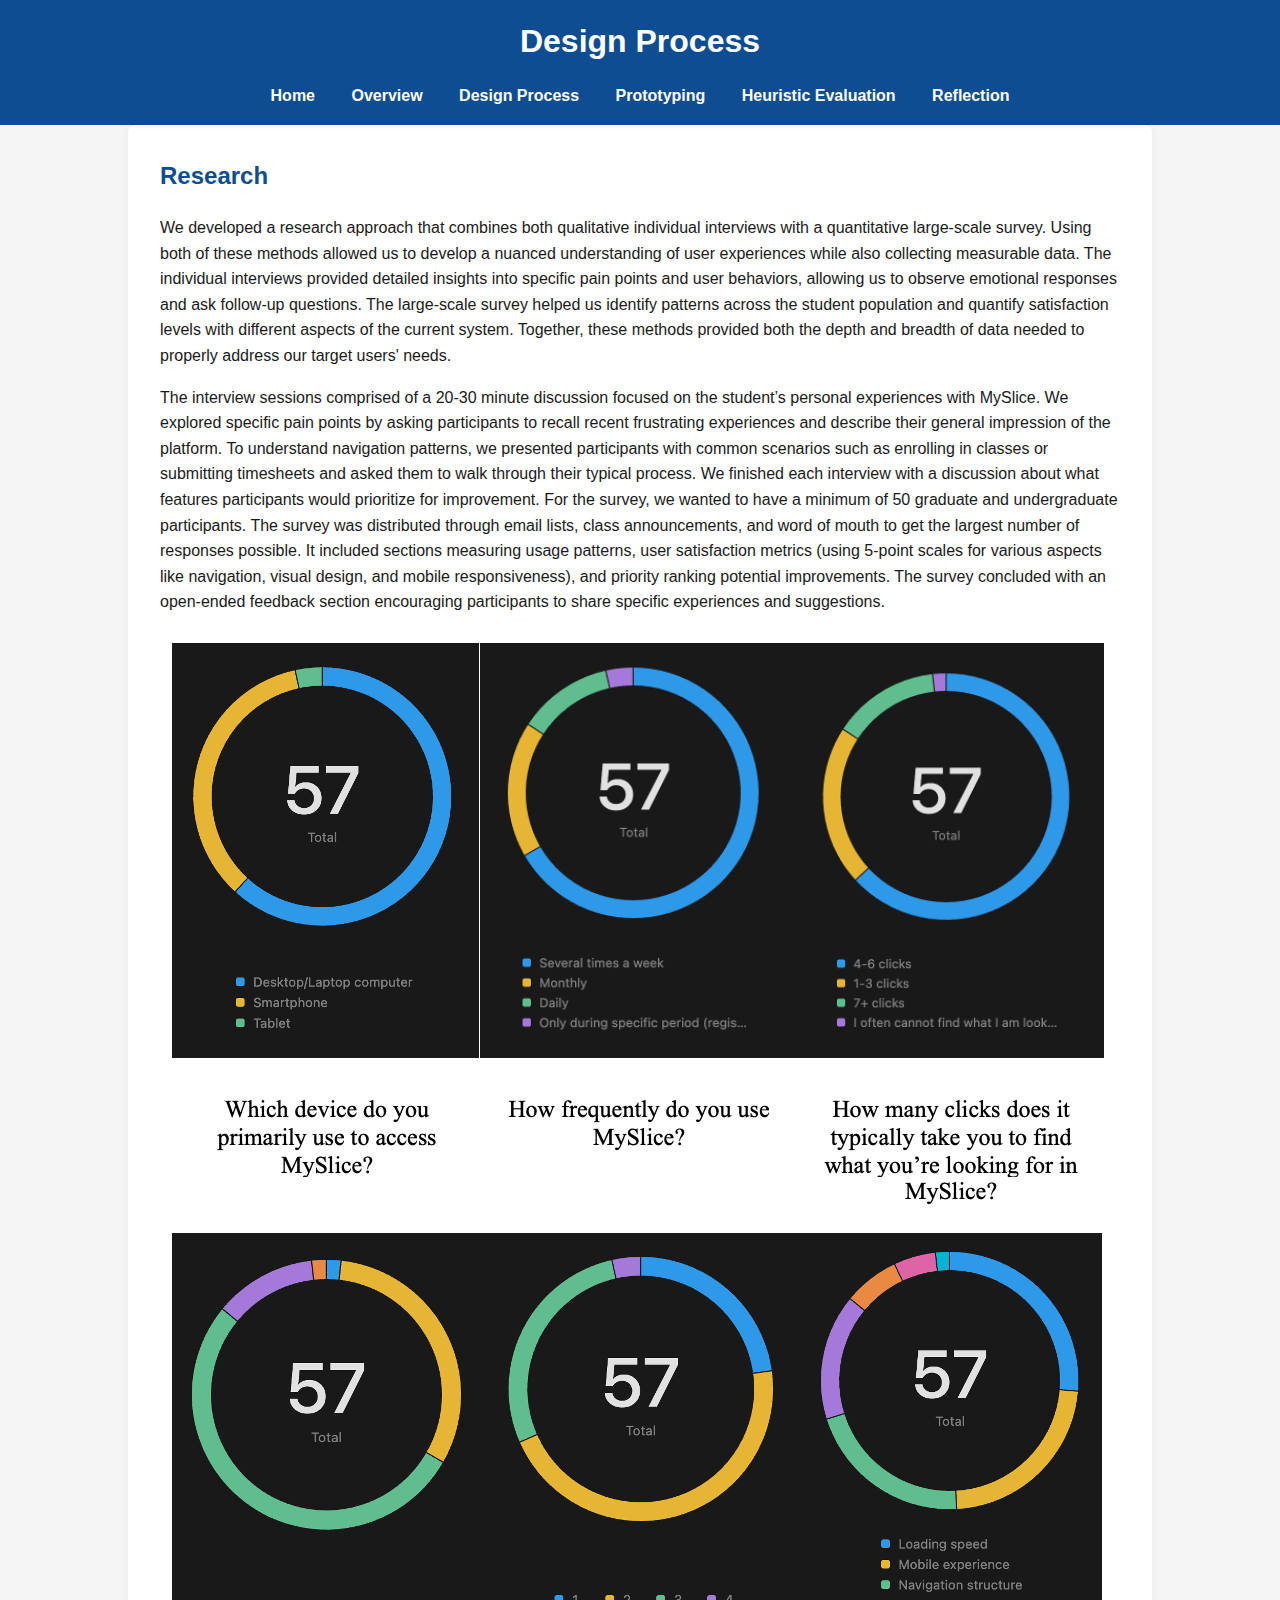
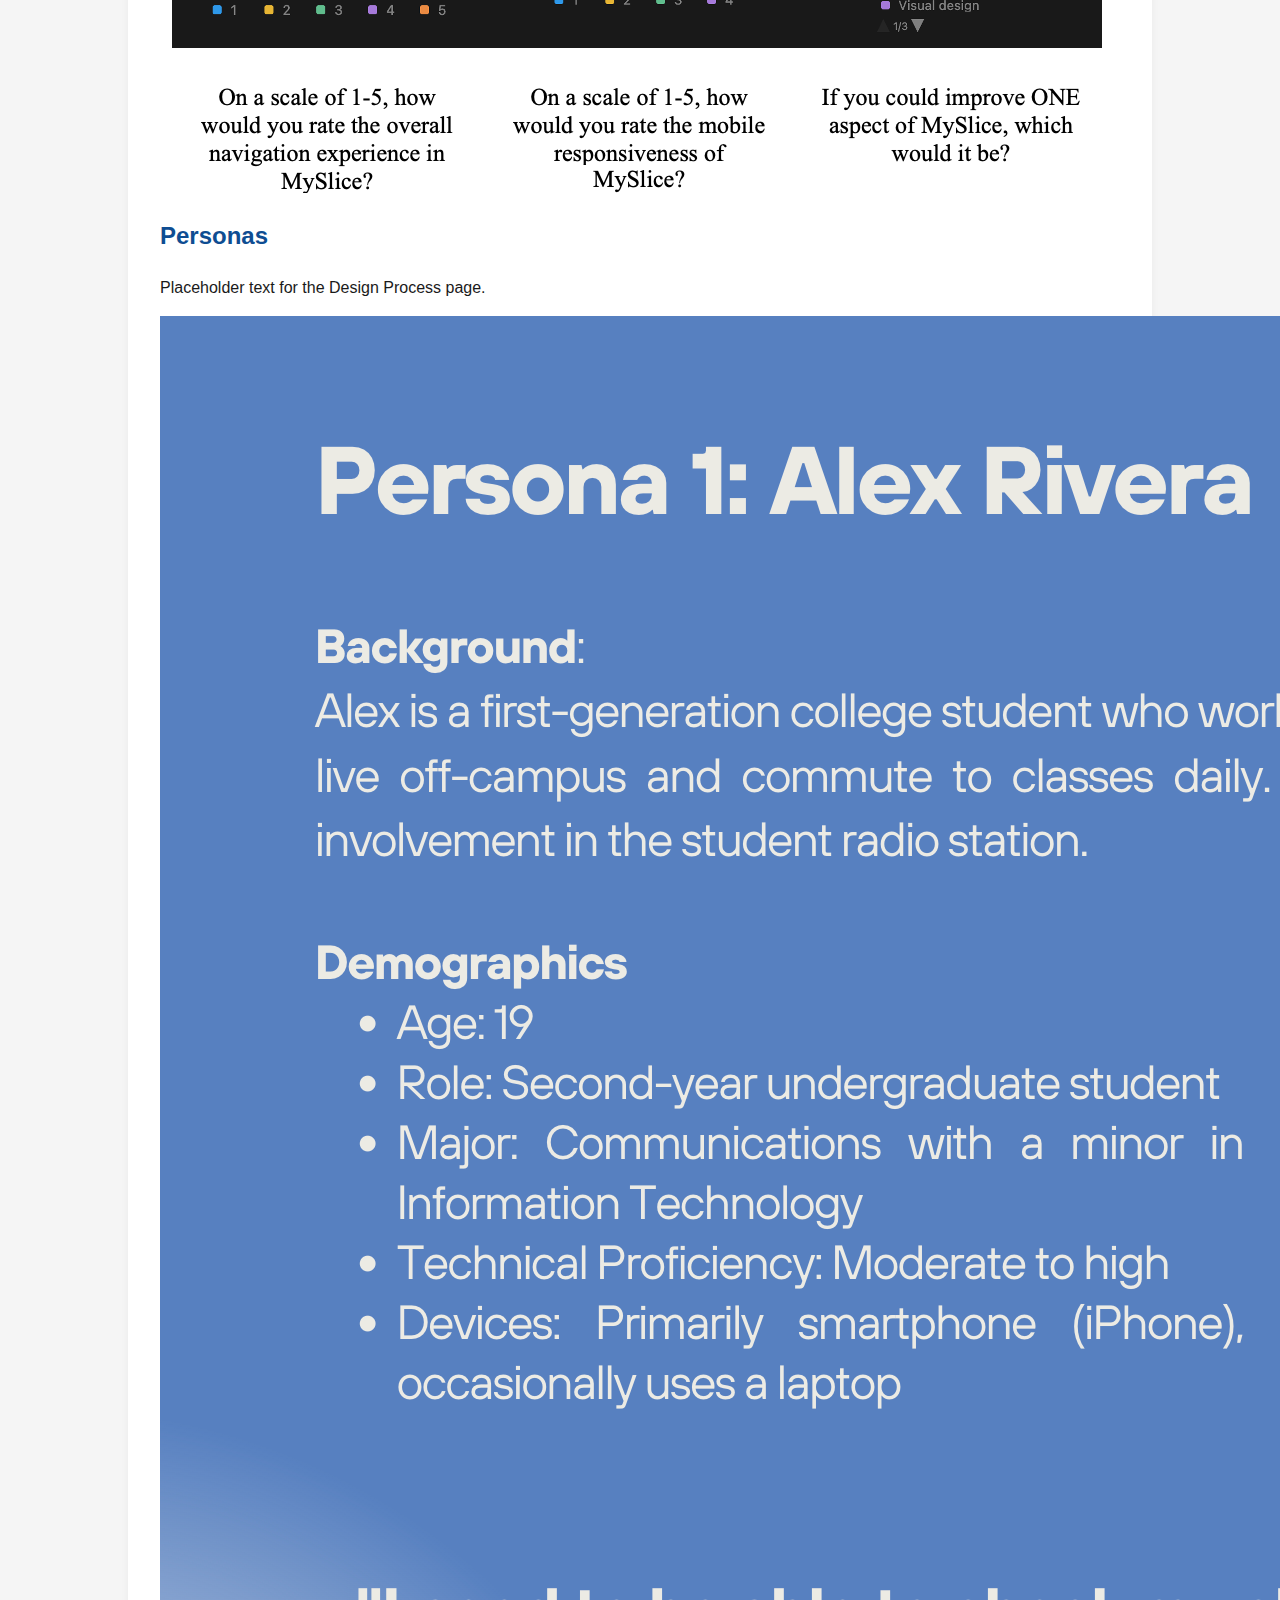
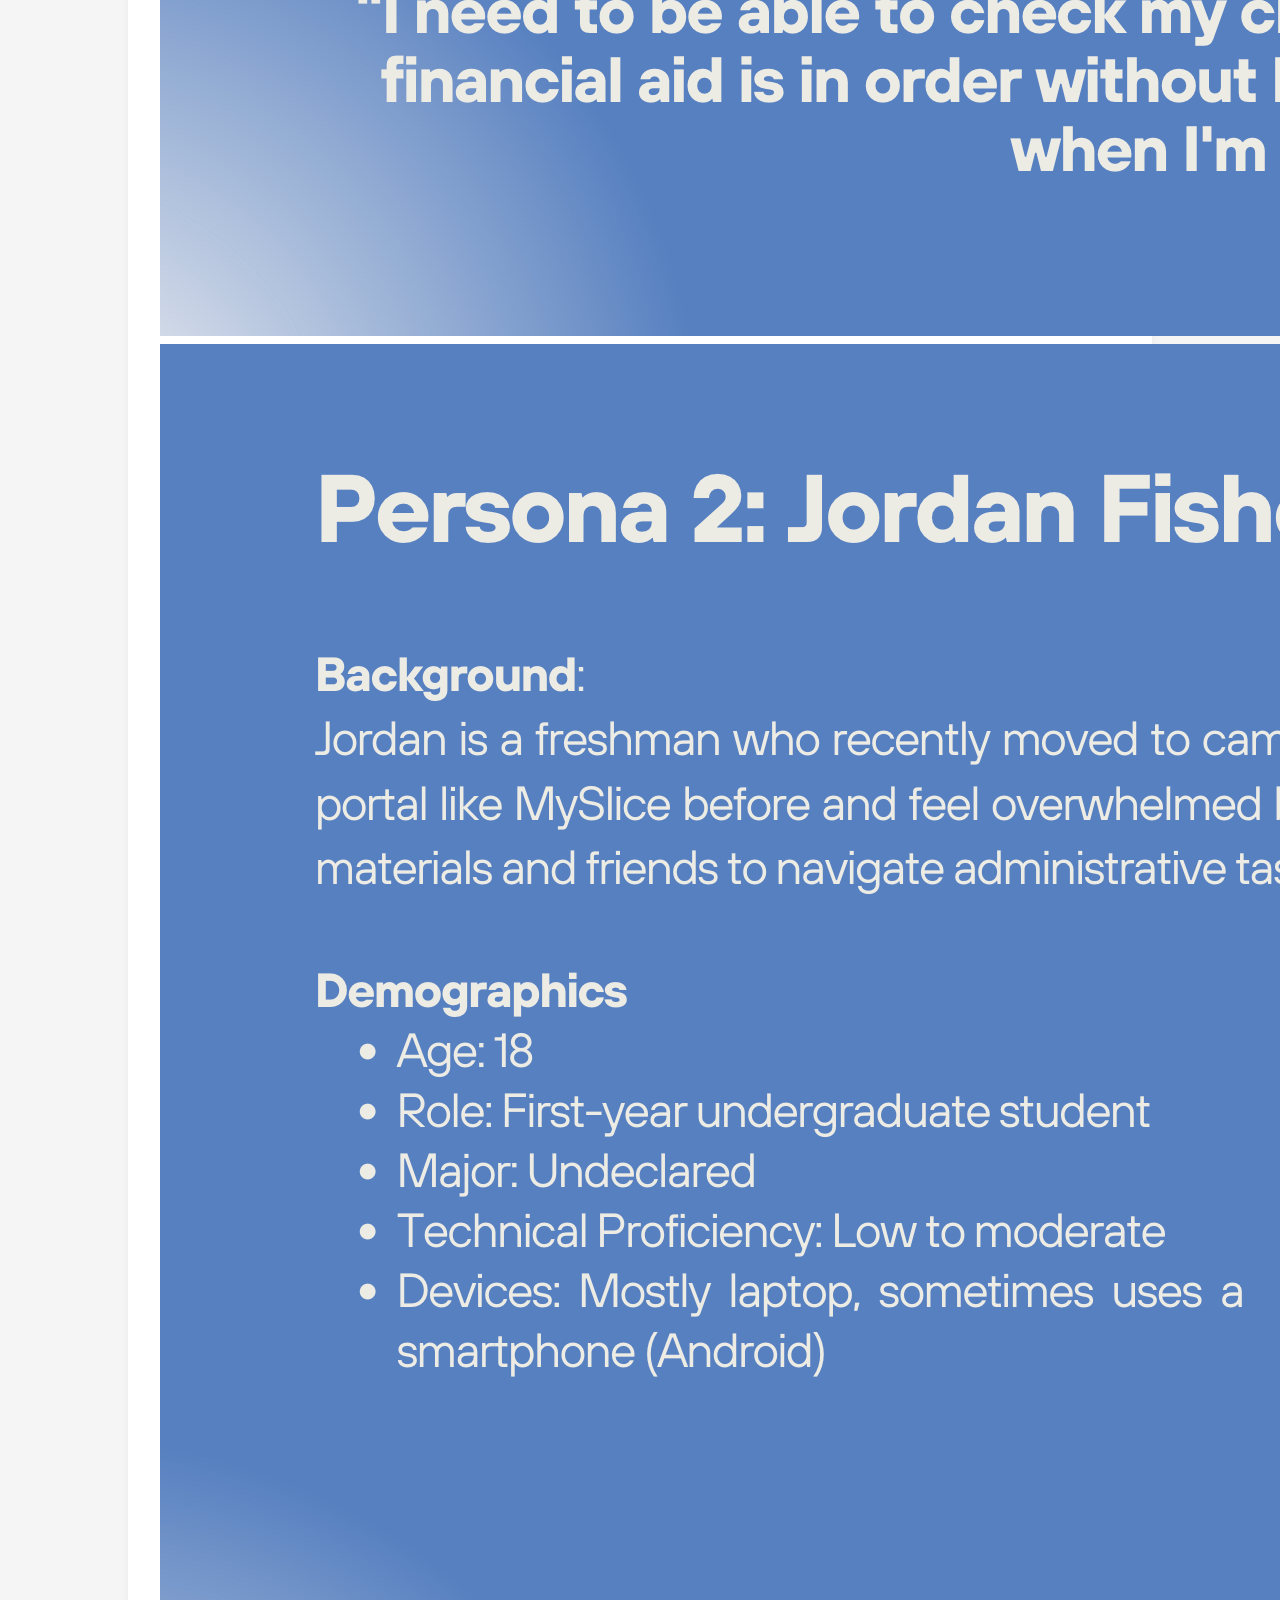
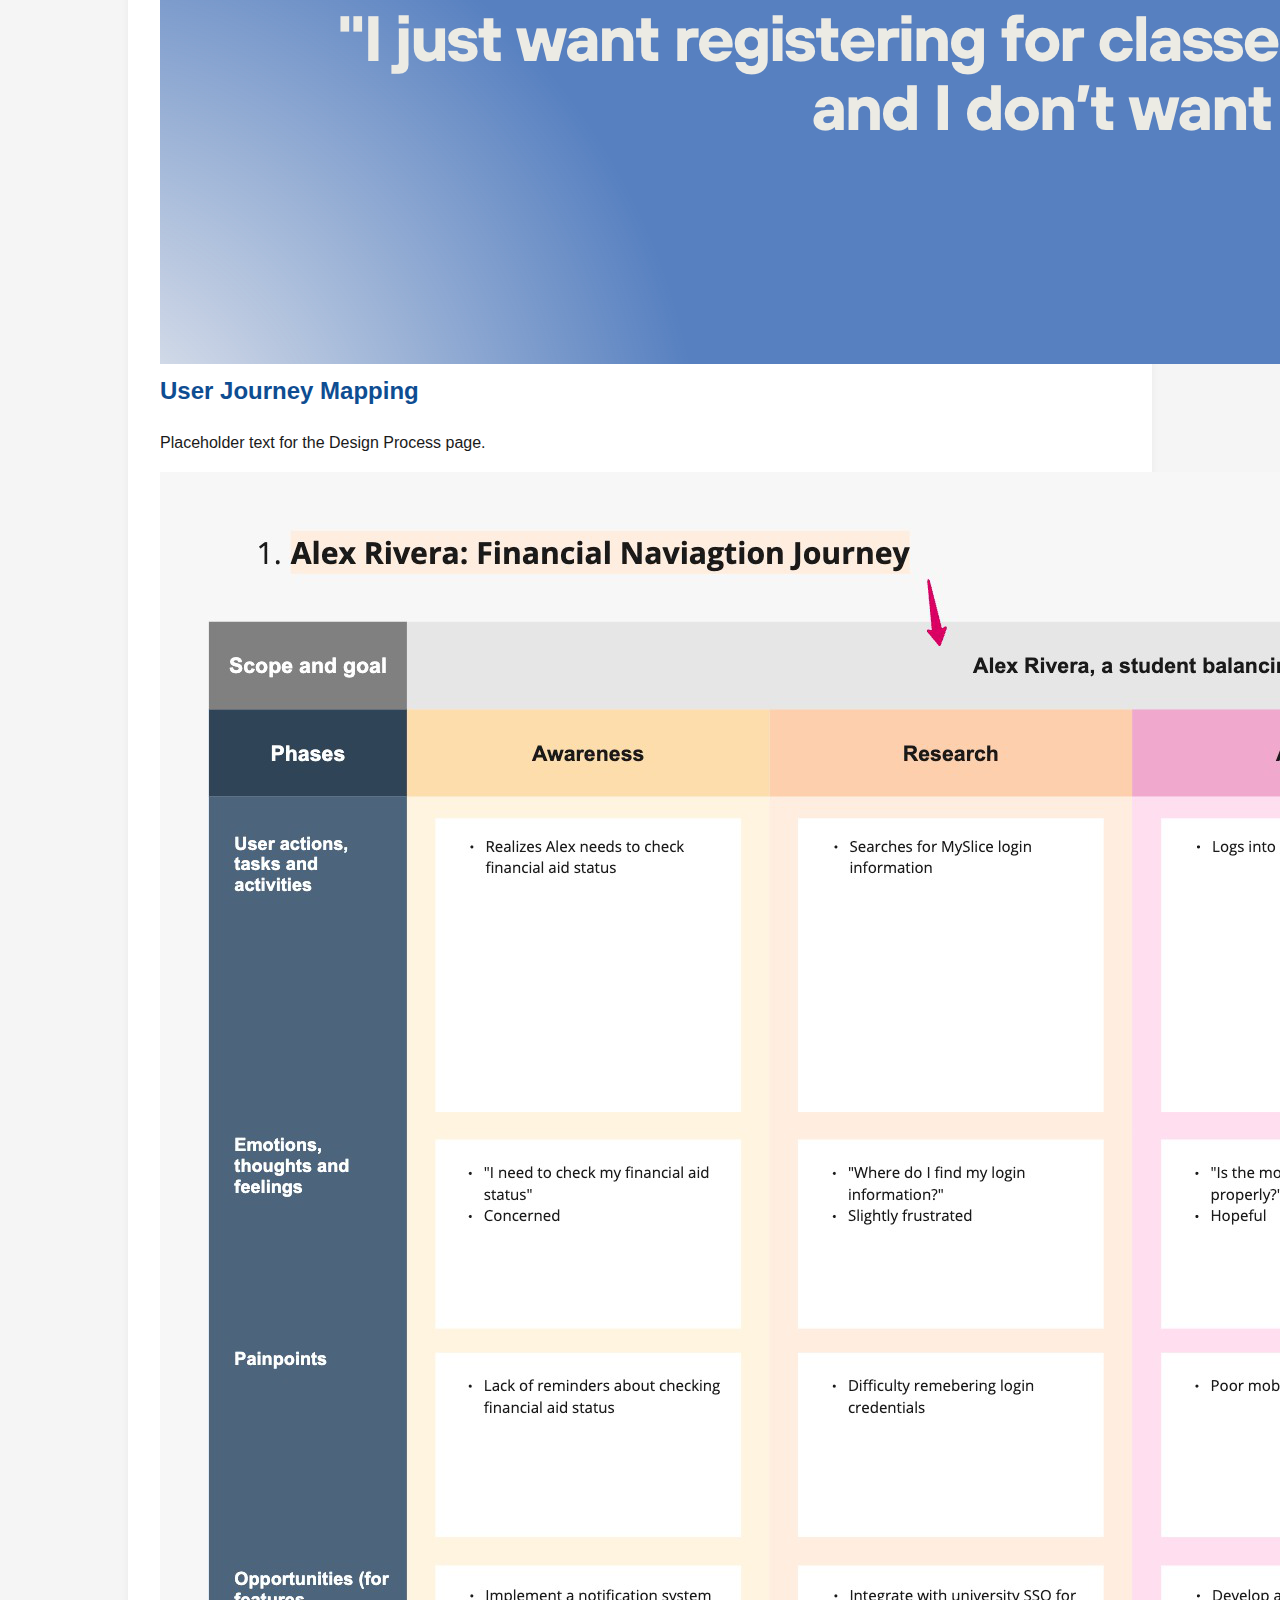
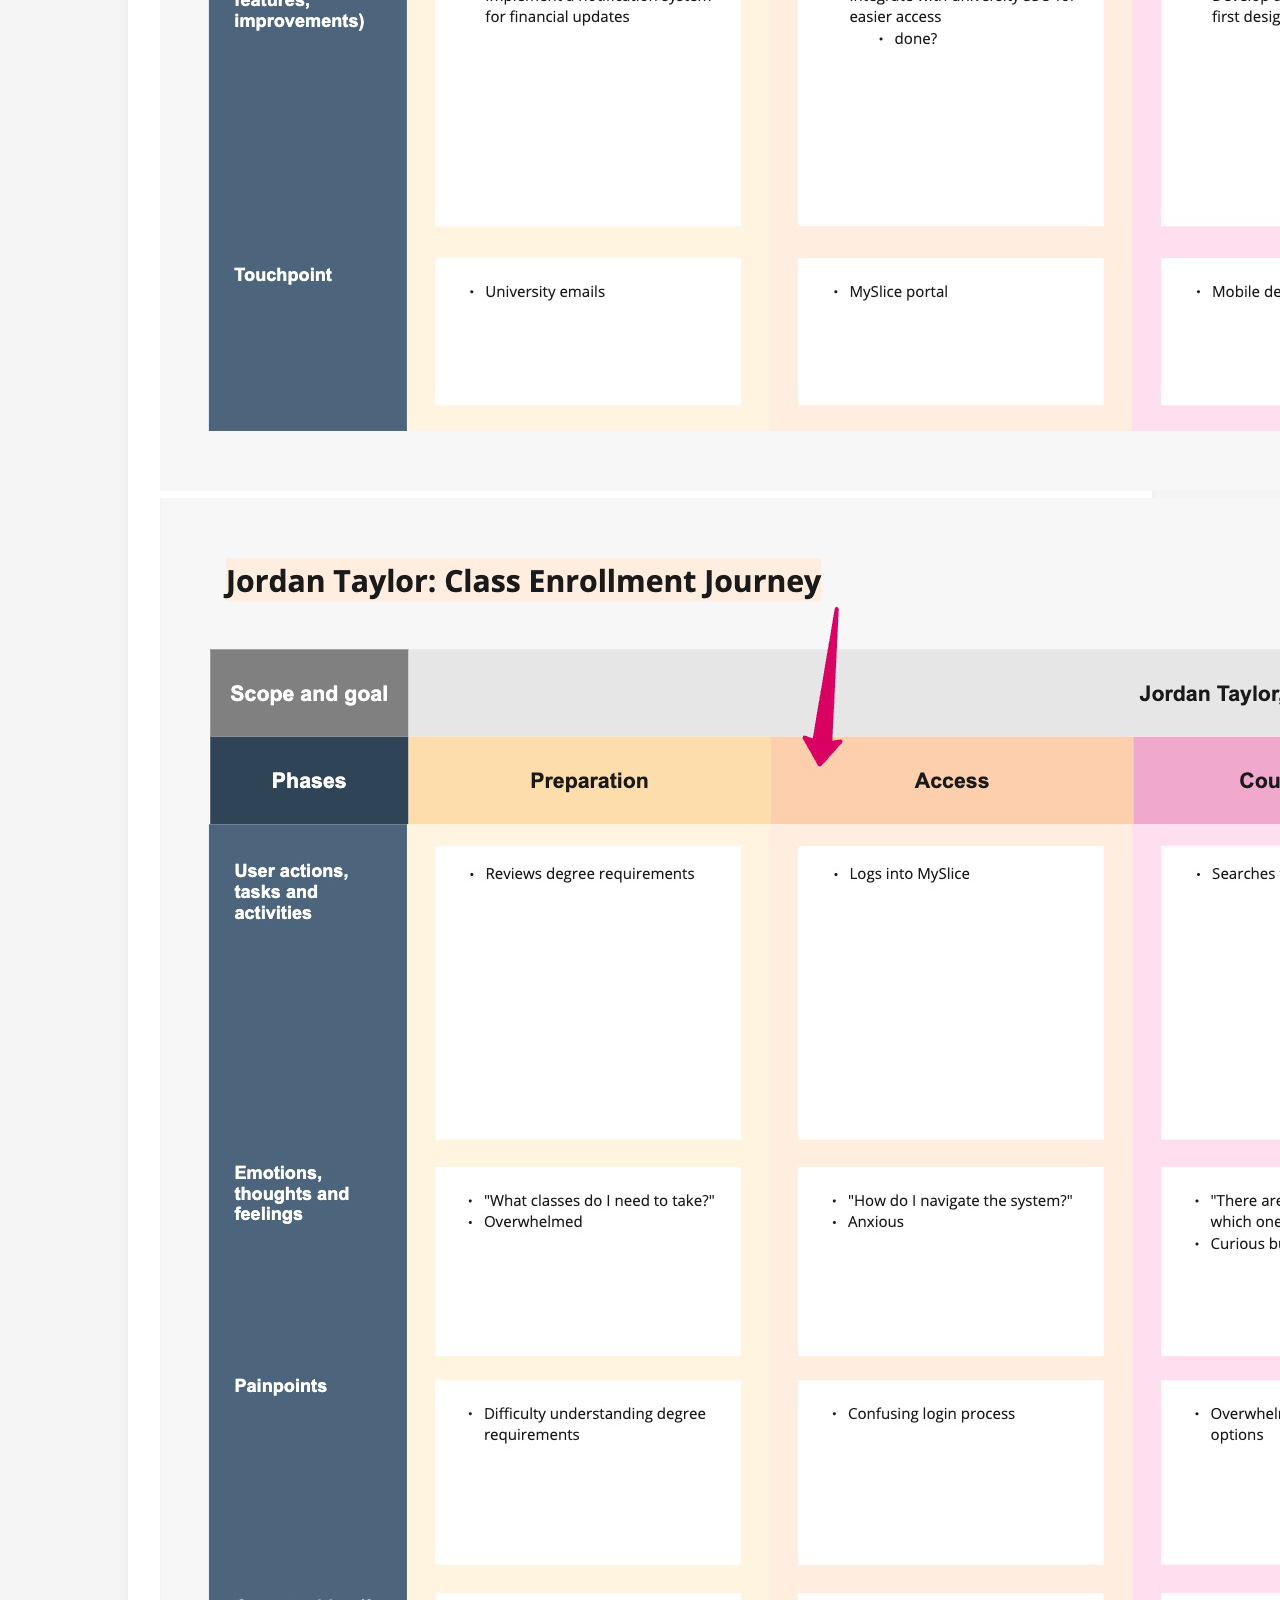
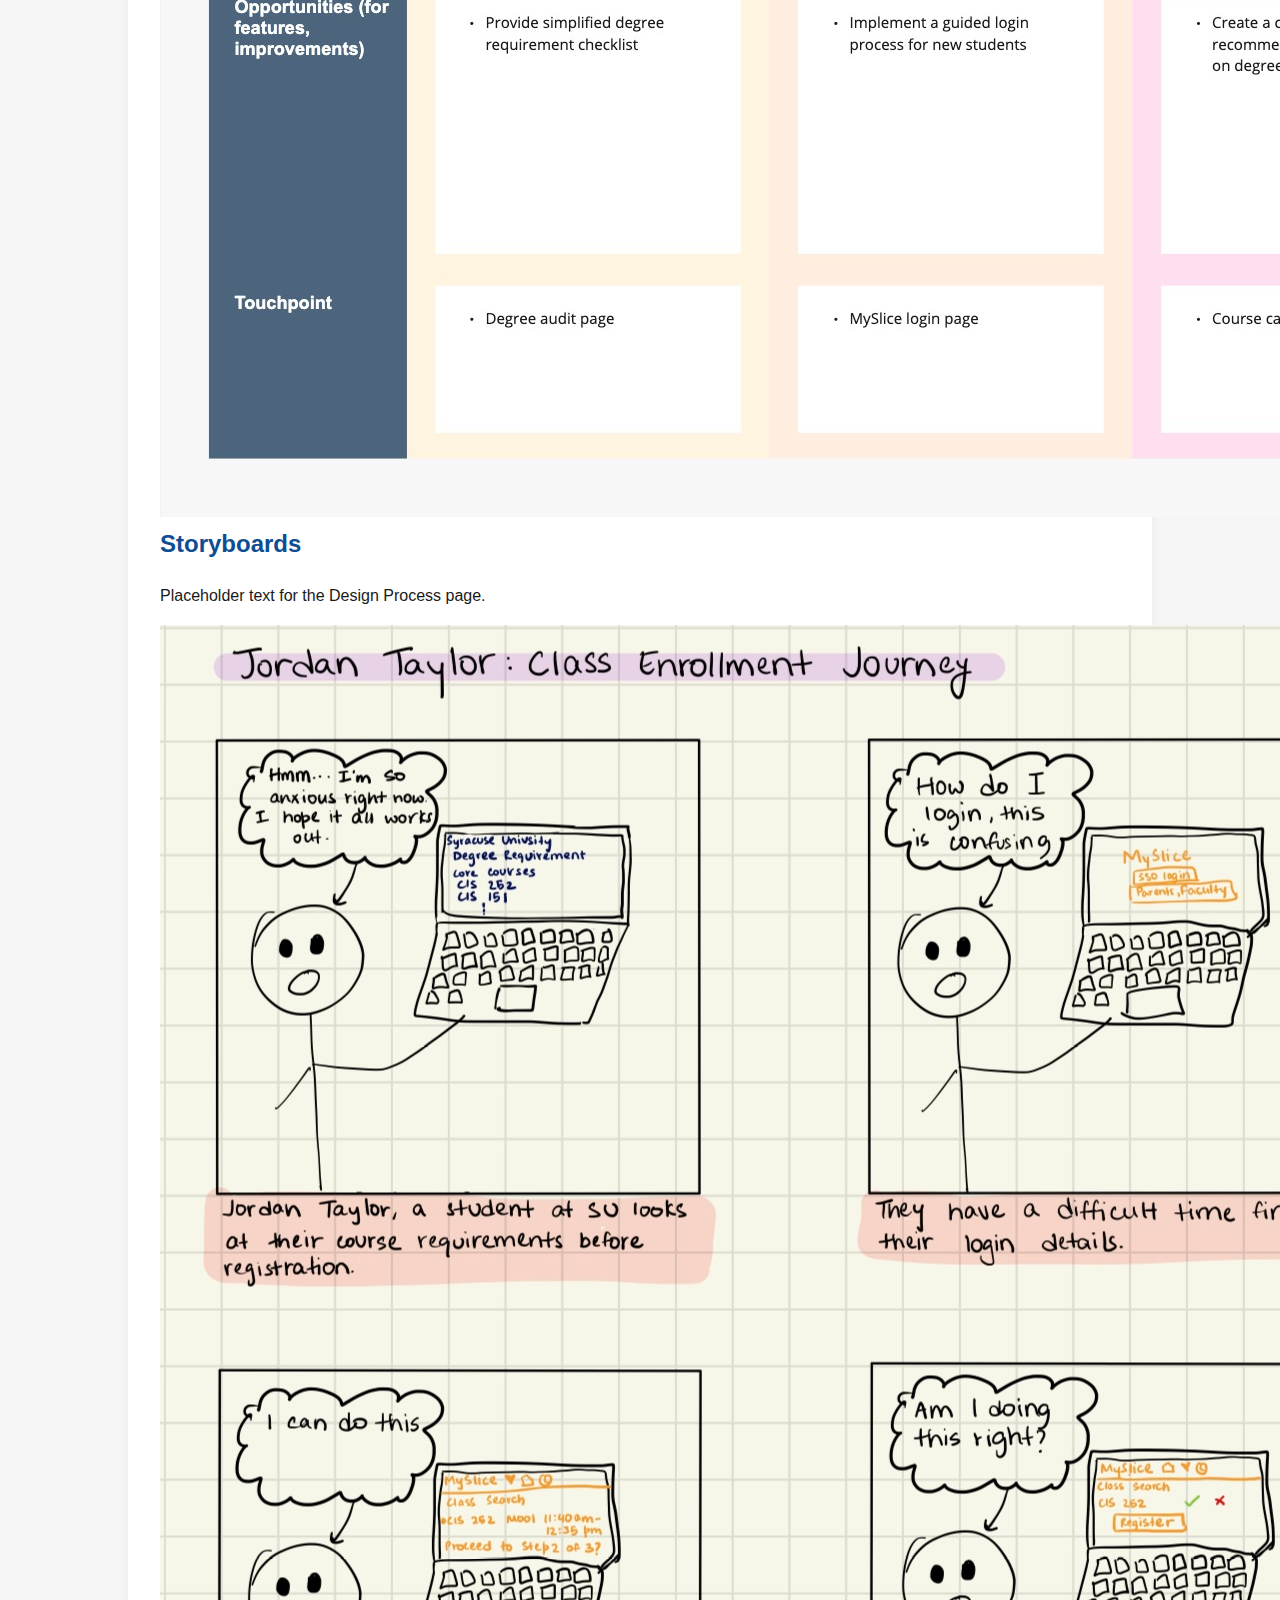
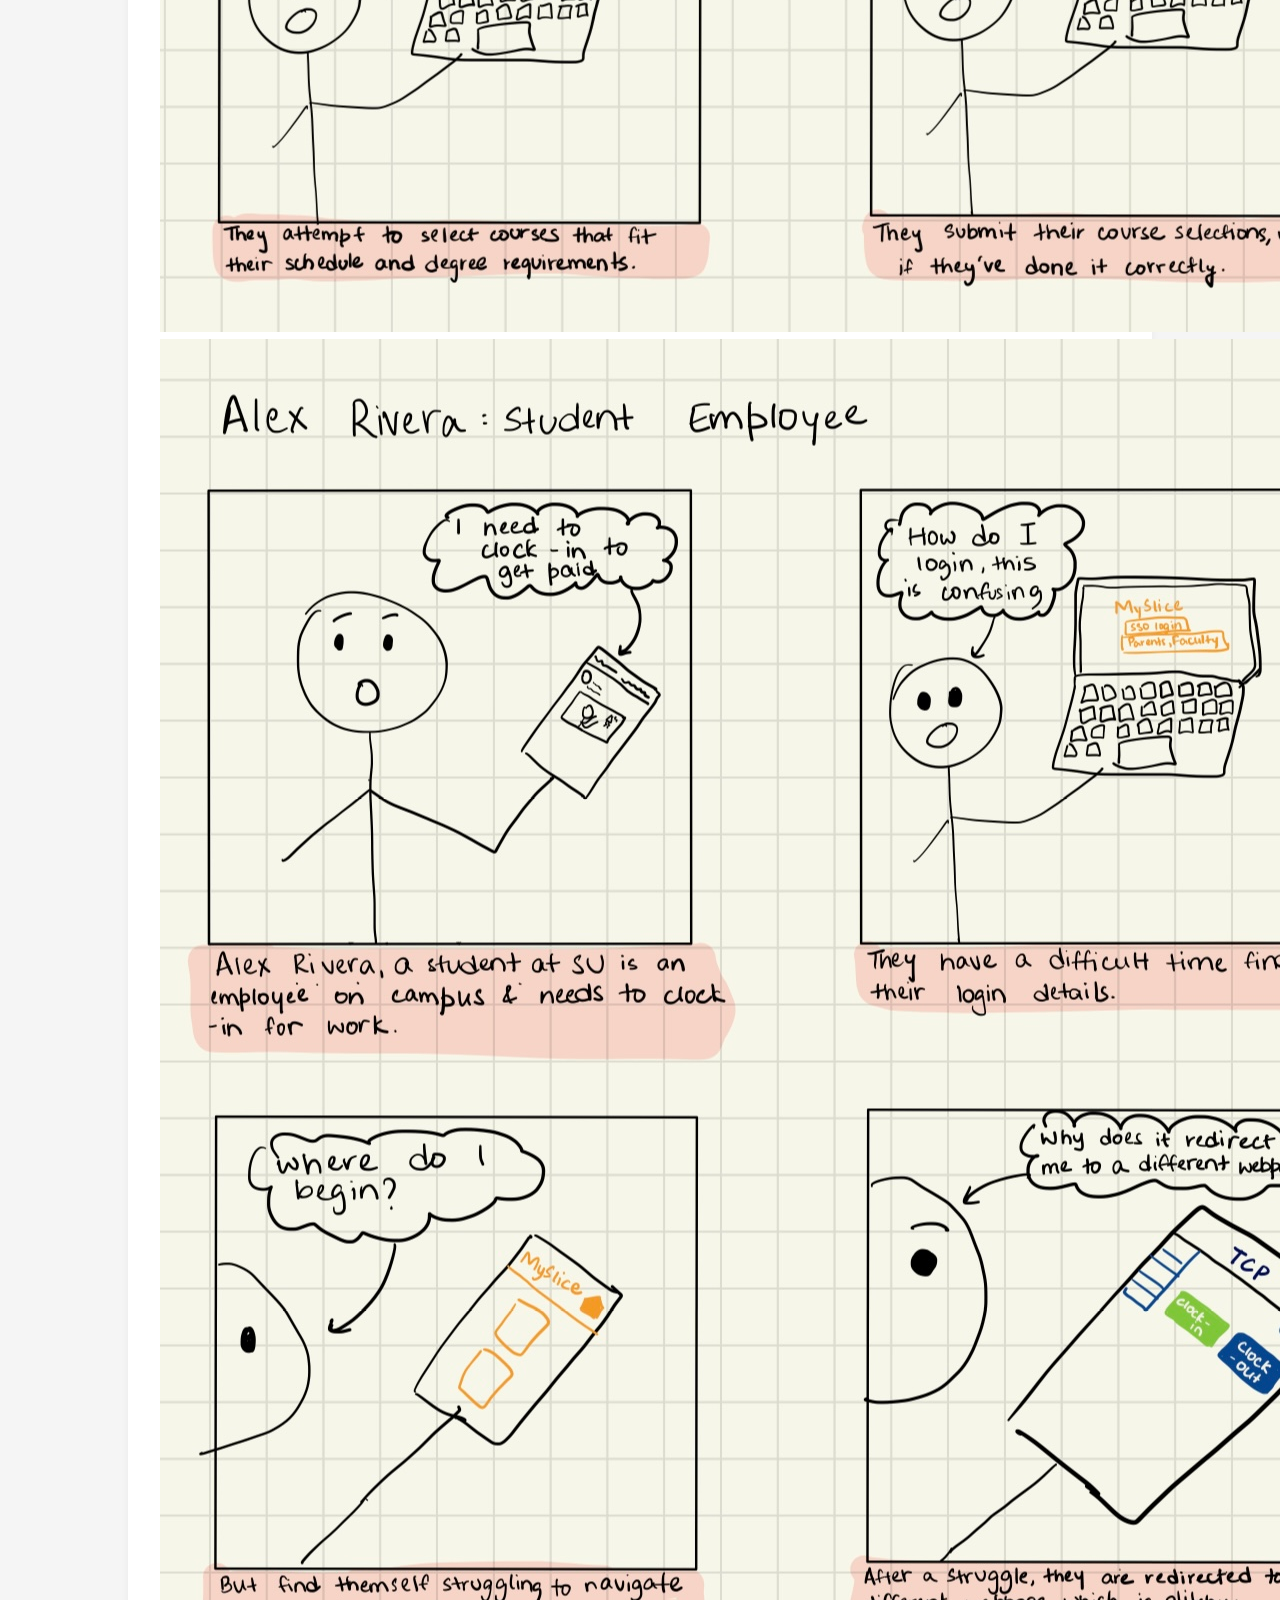
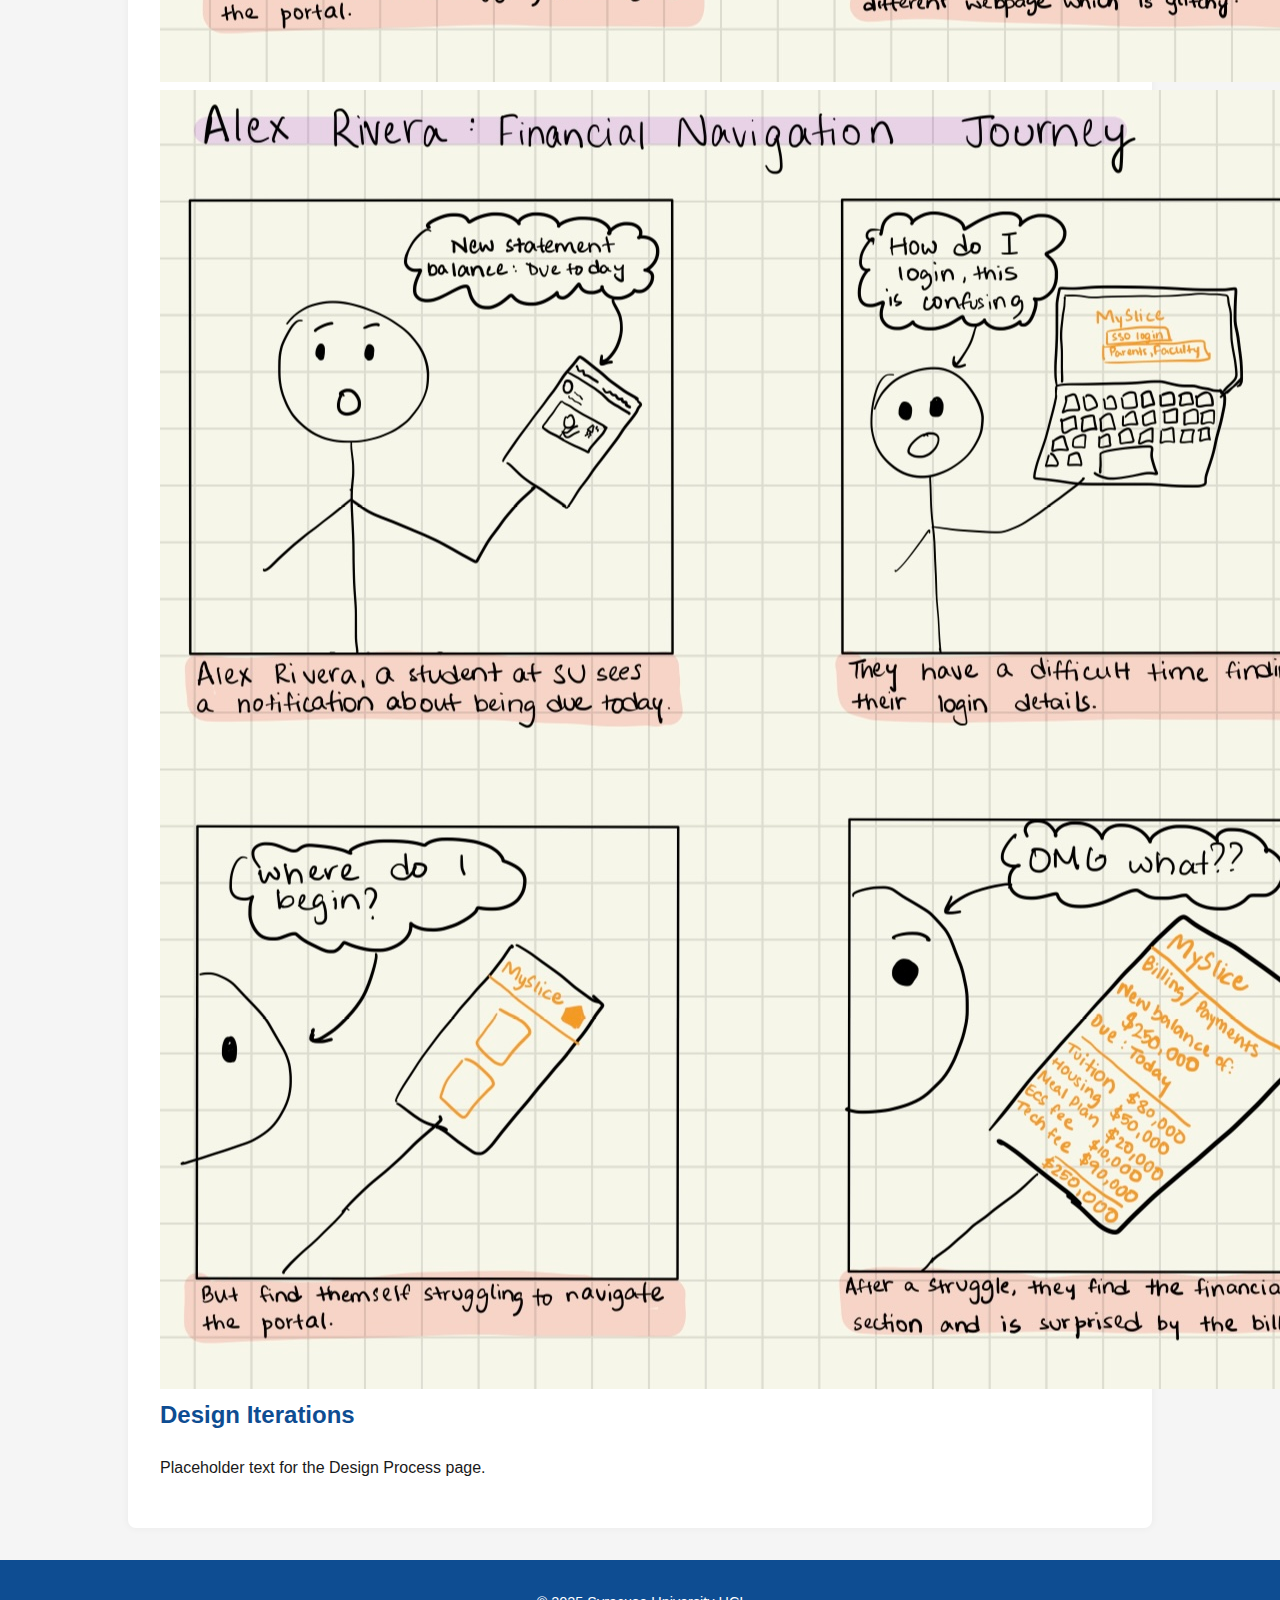
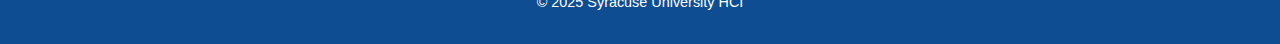
<file: design-process.html>
<!DOCTYPE html>
<html lang="en">
<head>
  <meta charset="UTF-8">
  <meta name="viewport" content="width=device-width, initial-scale=1.0">
  <title>Design Process</title>
  <link rel="stylesheet" href="style.css">
</head>
<body>
  <header>
    <h1>Design Process</h1>
    <nav>
      <a href="index.html">Home</a>
      <a href="overview.html">Overview</a>
      <a href="design-process.html">Design Process</a>
      <a href="prototyping.html">Prototyping</a>
      <a href="heuristic-evaluation.html">Heuristic Evaluation</a>
      <a href="reflection.html">Reflection</a>
    </nav>
  </header>
  <main>
    <section>
      <h2>Research</h2>
      <p>
        We developed a research approach that combines both qualitative individual interviews with a quantitative large-scale survey. Using both of these methods allowed us to develop a nuanced understanding of user experiences while also collecting measurable data. The individual interviews provided detailed insights into specific pain points and user behaviors, allowing us to observe emotional responses and ask follow-up questions. The large-scale survey helped us identify patterns across the student population and quantify satisfaction levels with different aspects of the current system. Together, these methods provided both the depth and breadth of data needed to properly address our target users' needs.
      </p>
      <p>
        The interview sessions comprised of a 20-30 minute discussion focused on the student’s personal experiences with MySlice. We explored specific pain points by asking participants to recall recent frustrating experiences and describe their general impression of the platform. To understand navigation patterns, we presented participants with common scenarios such as enrolling in classes or submitting timesheets and asked them to walk through their typical process. We finished each interview with a discussion about what features participants would prioritize for improvement. For the survey, we wanted to have a minimum of 50 graduate and undergraduate participants. The survey was distributed through email lists, class announcements, and word of mouth to get the largest number of responses possible. It included sections measuring usage patterns, user satisfaction metrics (using 5-point scales for various aspects like navigation, visual design, and mobile responsiveness), and priority ranking potential improvements. The survey concluded with an open-ended feedback section encouraging participants to share specific experiences and suggestions.
      </p>
      <div class="img-wrapper">
        <img src="images/research.png" alt="Research Results" class="responsive-img">
      </div>

      <h2>Personas</h2>
      <p>Placeholder text for the Design Process page.</p>
      <div class="img-wrapper">
        <img src="images/personna1.png" alt="Personna 1" class="responsive-img">
      </div>
      <div class="img-wrapper">
        <img src="images/personna2.png" alt="Personna 2" class="responsive-img">
      </div>

      <h2>User Journey Mapping</h2>
      <p>Placeholder text for the Design Process page.</p>
      <div class="img-wrapper">
        <img src="images/journeymap1.png" alt="Journey Map 1" class="responsive-img">
      </div>
      <div class="img-wrapper">
        <img src="images/journeymap2.png" alt="Journey Map 2" class="responsive-img">
      </div>

      <h2>Storyboards</h2>
      <p>Placeholder text for the Design Process page.</p>
      <div class="img-wrapper">
        <img src="images/storyboard.png" alt="Storyboard 1" class="responsive-img">
      </div>
      <div class="img-wrapper">
        <img src="images/storyboard2.png" alt="Storyboard 2" class="responsive-img">
      </div>
      <div class="img-wrapper">
        <img src="images/storyboard3.png" alt="Storyboard 3" class="responsive-img">
      </div>

      <h2>Design Iterations</h2>
      <p>Placeholder text for the Design Process page.</p>
    </section>
  </main>
  <footer>
    <p>&copy; 2025 Syracuse University HCI</p>
  </footer>
</body>
</html>
</file>
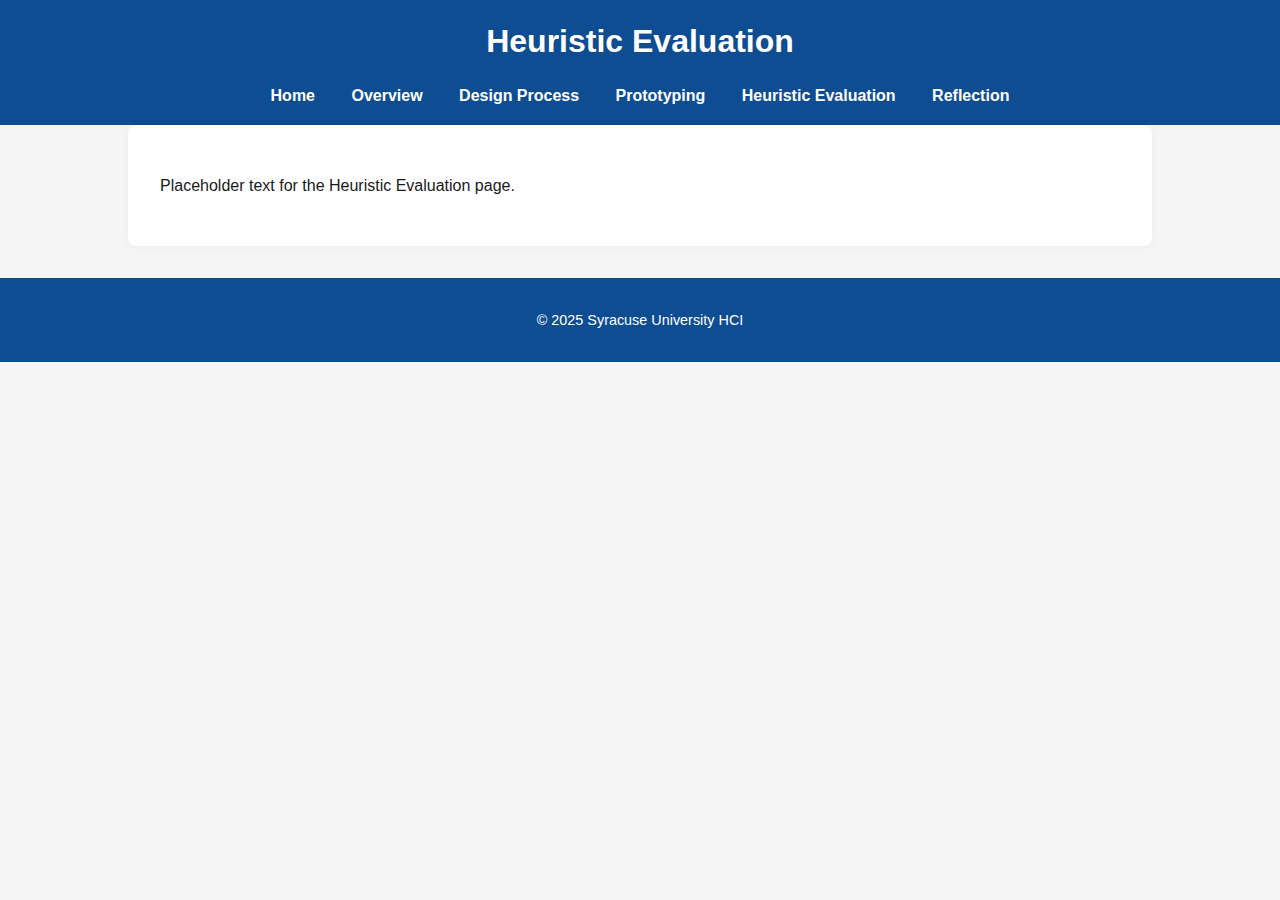
<file: heuristic-evaluation.html>
<!DOCTYPE html>
<html lang="en">
<head>
  <meta charset="UTF-8">
  <meta name="viewport" content="width=device-width, initial-scale=1.0">
  <title>Heuristic Evaluation</title>
  <link rel="stylesheet" href="style.css">
</head>
<body>
  <header>
    <h1>Heuristic Evaluation</h1>
    <nav>
      <a href="index.html">Home</a>
      <a href="overview.html">Overview</a>
      <a href="design-process.html">Design Process</a>
      <a href="prototyping.html">Prototyping</a>
      <a href="heuristic-evaluation.html">Heuristic Evaluation</a>
      <a href="reflection.html">Reflection</a>
    </nav>
  </header>
  <main>
    <section>
      <p>Placeholder text for the Heuristic Evaluation page.</p>
    </section>
  </main>
  <footer>
    <p>&copy; 2025 Syracuse University HCI</p>
  </footer>
</body>
</html>
</file>
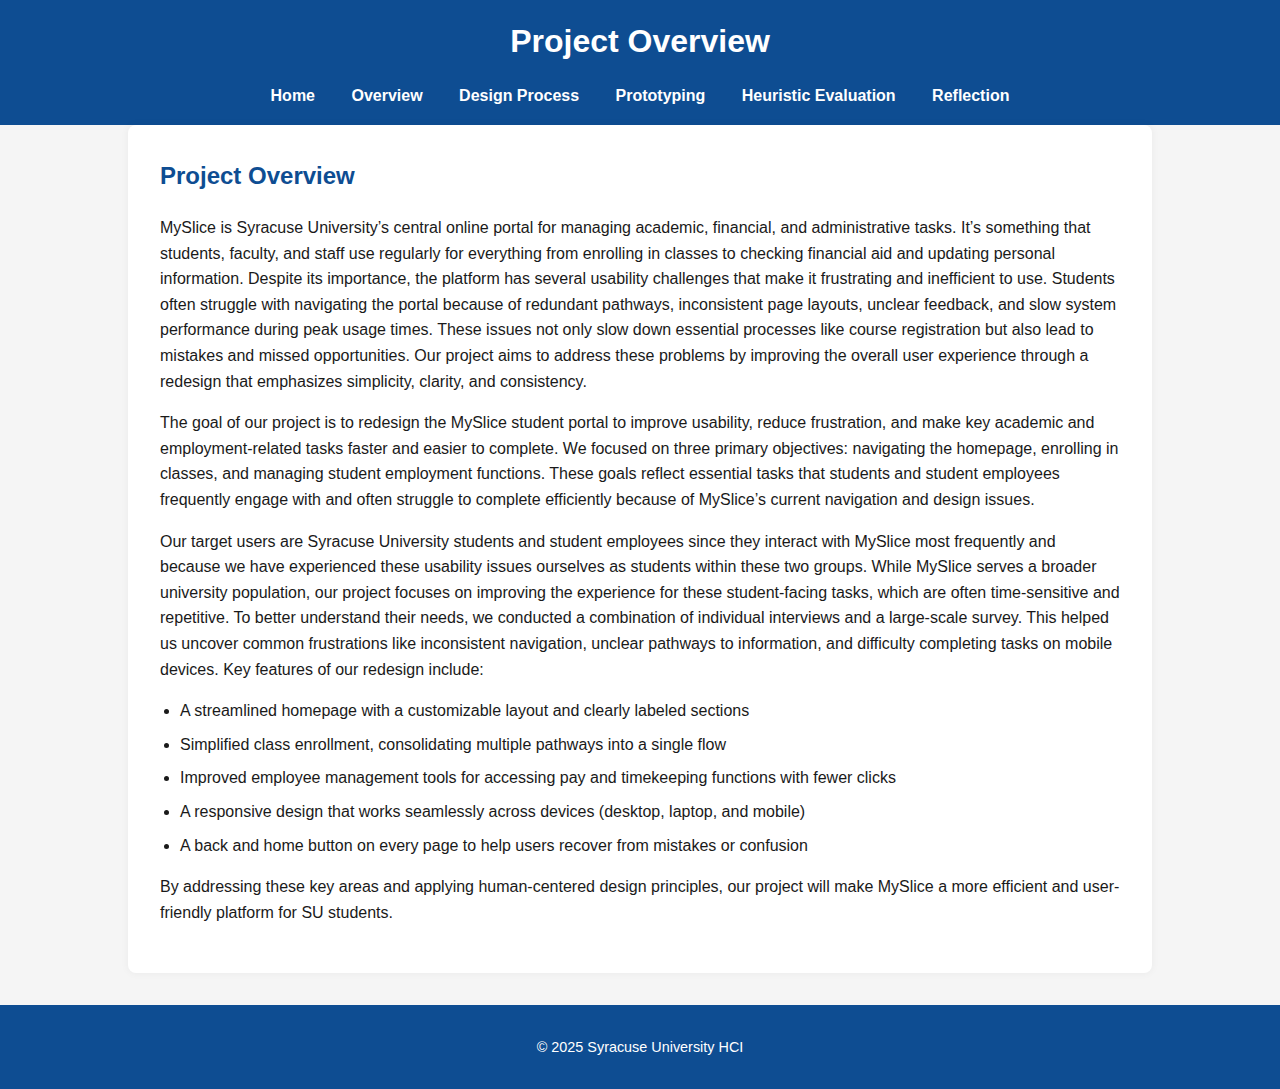
<file: overview.html>
<!DOCTYPE html>
<html lang="en">
<head>
  <meta charset="UTF-8">
  <meta name="viewport" content="width=device-width, initial-scale=1.0">
  <title>Overview</title>
  <link rel="stylesheet" href="style.css">
</head>
<body>
  <header>
    <h1>Project Overview</h1>
    <nav>
      <a href="index.html">Home</a>
      <a href="overview.html">Overview</a>
      <a href="design-process.html">Design Process</a>
      <a href="prototyping.html">Prototyping</a>
      <a href="heuristic-evaluation.html">Heuristic Evaluation</a>
      <a href="reflection.html">Reflection</a>
    </nav>
  </header>
  <main>
    <section>
    <h2>Project Overview</h2>
      <p>MySlice is Syracuse University’s central online portal for managing academic, financial, and administrative tasks. It’s something that students, faculty, and staff use regularly for everything from enrolling in classes to checking financial aid and updating personal information. Despite its importance, the platform has several usability challenges that make it frustrating and inefficient to use. Students often struggle with navigating the portal because of redundant pathways, inconsistent page layouts, unclear feedback, and slow system performance during peak usage times. These issues not only slow down essential processes like course registration but also lead to mistakes and missed opportunities. Our project aims to address these problems by improving the overall user experience through a redesign that emphasizes simplicity, clarity, and consistency.</p>

      <p>The goal of our project is to redesign the MySlice student portal to improve usability, reduce frustration, and make key academic and employment-related tasks faster and easier to complete. We focused on three primary objectives: navigating the homepage, enrolling in classes, and managing student employment functions. These goals reflect essential tasks that students and student employees frequently engage with and often struggle to complete efficiently because of MySlice’s current navigation and design issues.</p>

      <p>Our target users are Syracuse University students and student employees since they interact with MySlice most frequently and because we have experienced these usability issues ourselves as students within these two groups. While MySlice serves a broader university population, our project focuses on improving the experience for these student-facing tasks, which are often time-sensitive and repetitive. To better understand their needs, we conducted a combination of individual interviews and a large-scale survey. This helped us uncover common frustrations like inconsistent navigation, unclear pathways to information, and difficulty completing tasks on mobile devices. Key features of our redesign include:</p>

      <ul>
        <li>A streamlined homepage with a customizable layout and clearly labeled sections</li>
        <li>Simplified class enrollment, consolidating multiple pathways into a single flow</li>
        <li>Improved employee management tools for accessing pay and timekeeping functions with fewer clicks</li>
        <li>A responsive design that works seamlessly across devices (desktop, laptop, and mobile)</li>
        <li>A back and home button on every page to help users recover from mistakes or confusion</li>
      </ul>

      <p>By addressing these key areas and applying human-centered design principles, our project will make MySlice a more efficient and user-friendly platform for SU students.</p>
    </section>
  </main>
  <footer>
    <p>&copy; 2025 Syracuse University HCI</p>
  </footer>
</body>
</html>
</file>
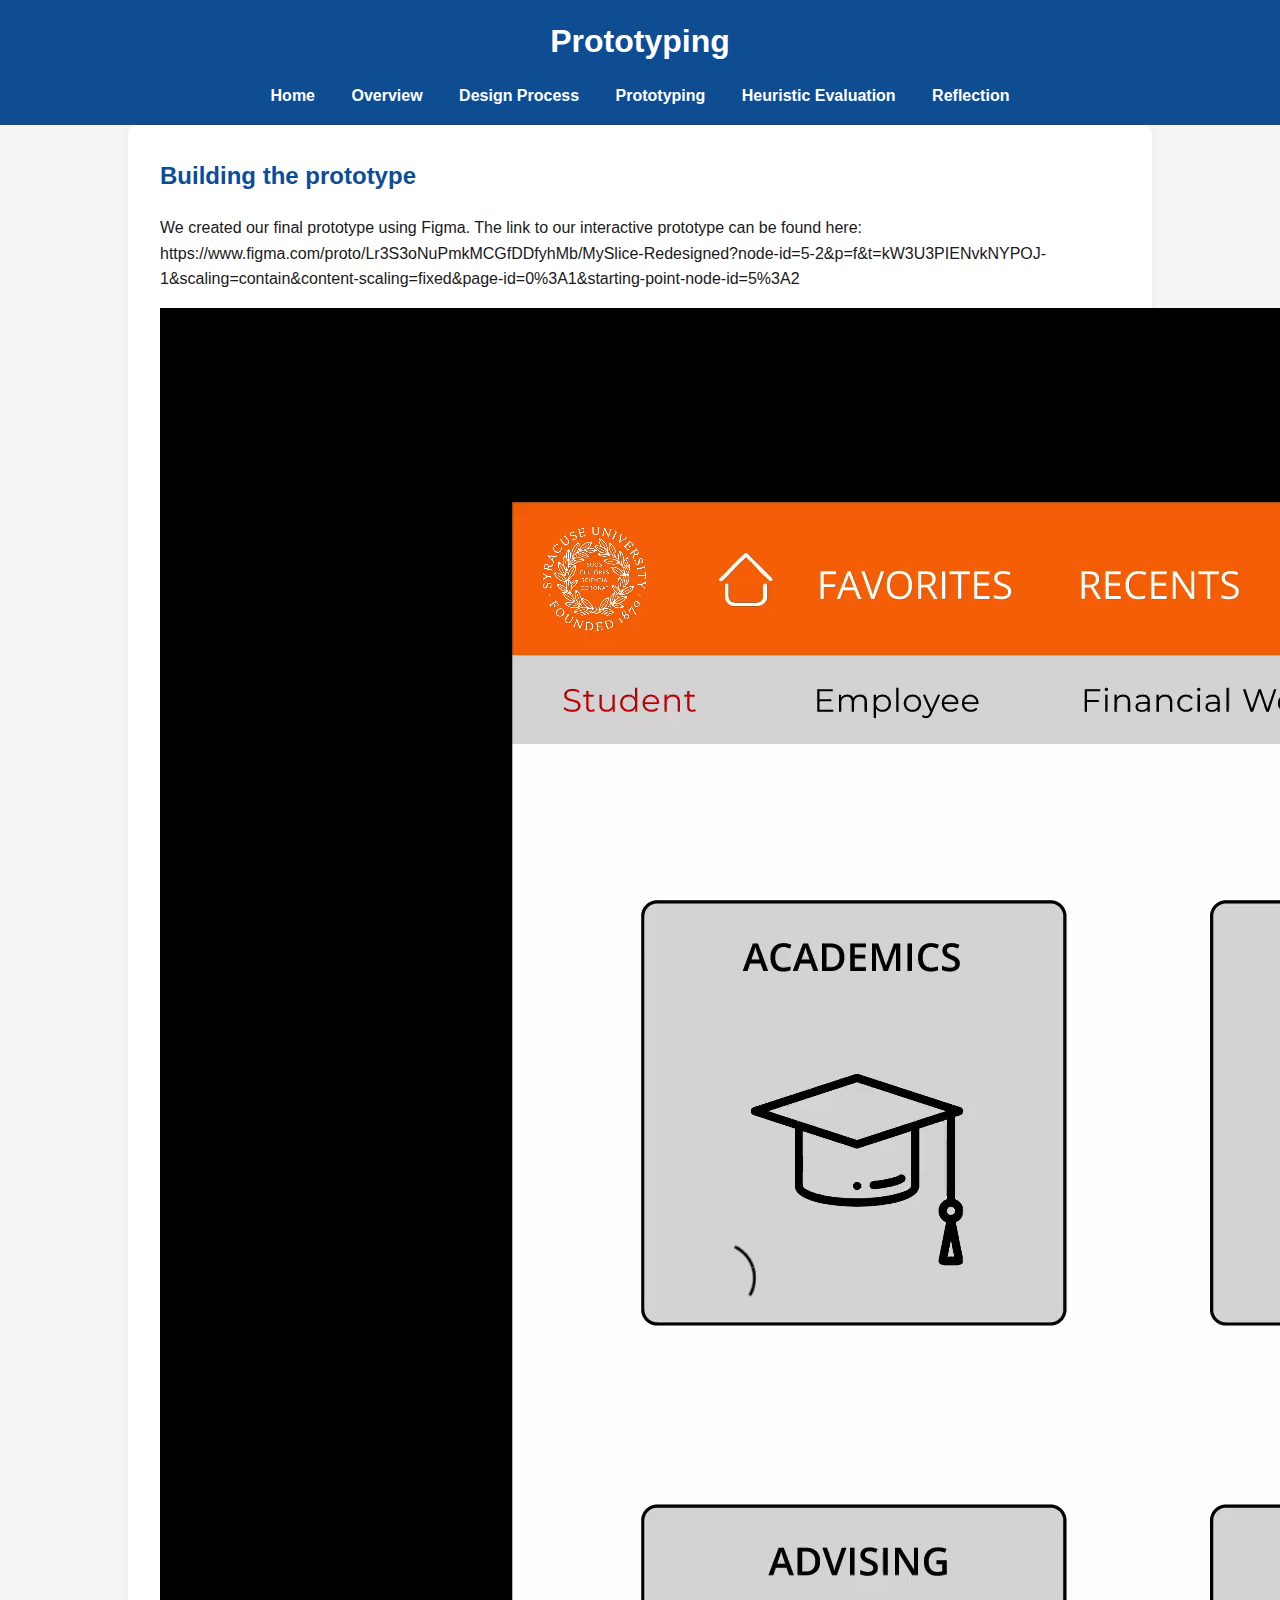
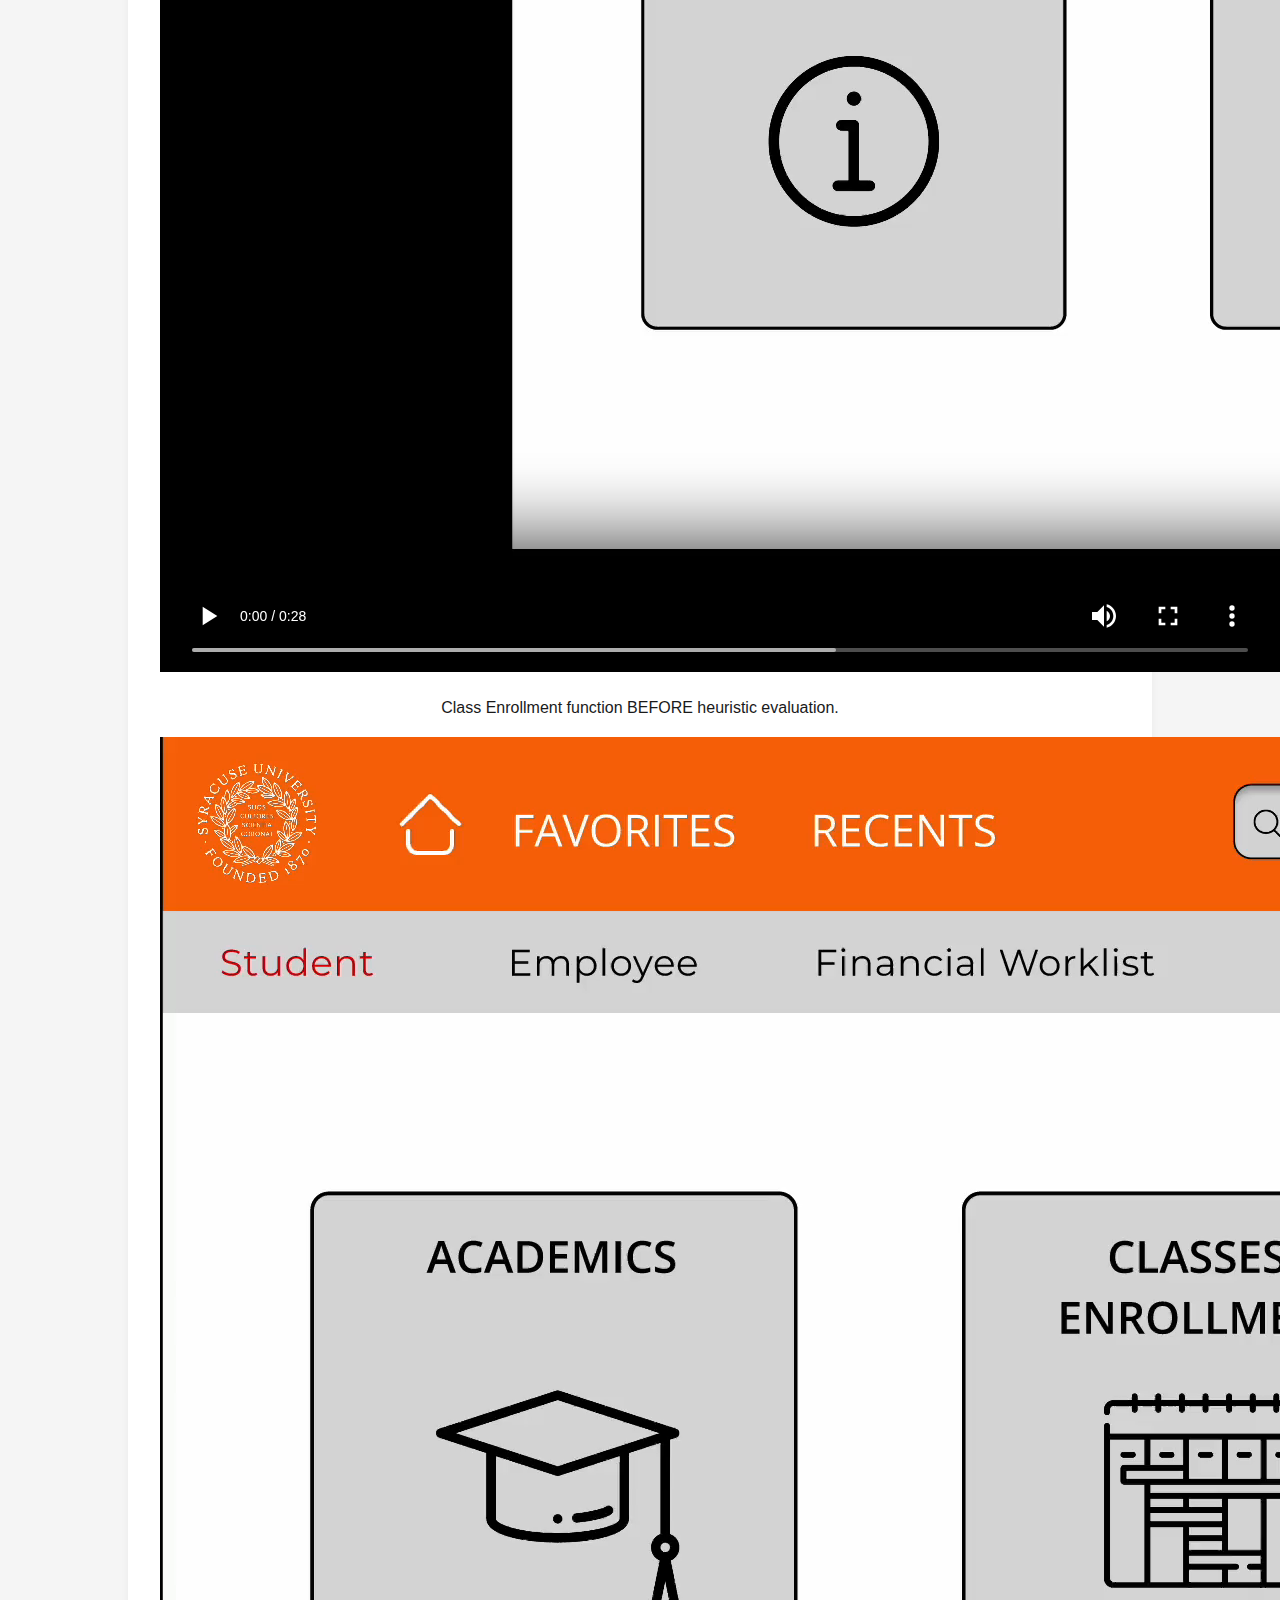
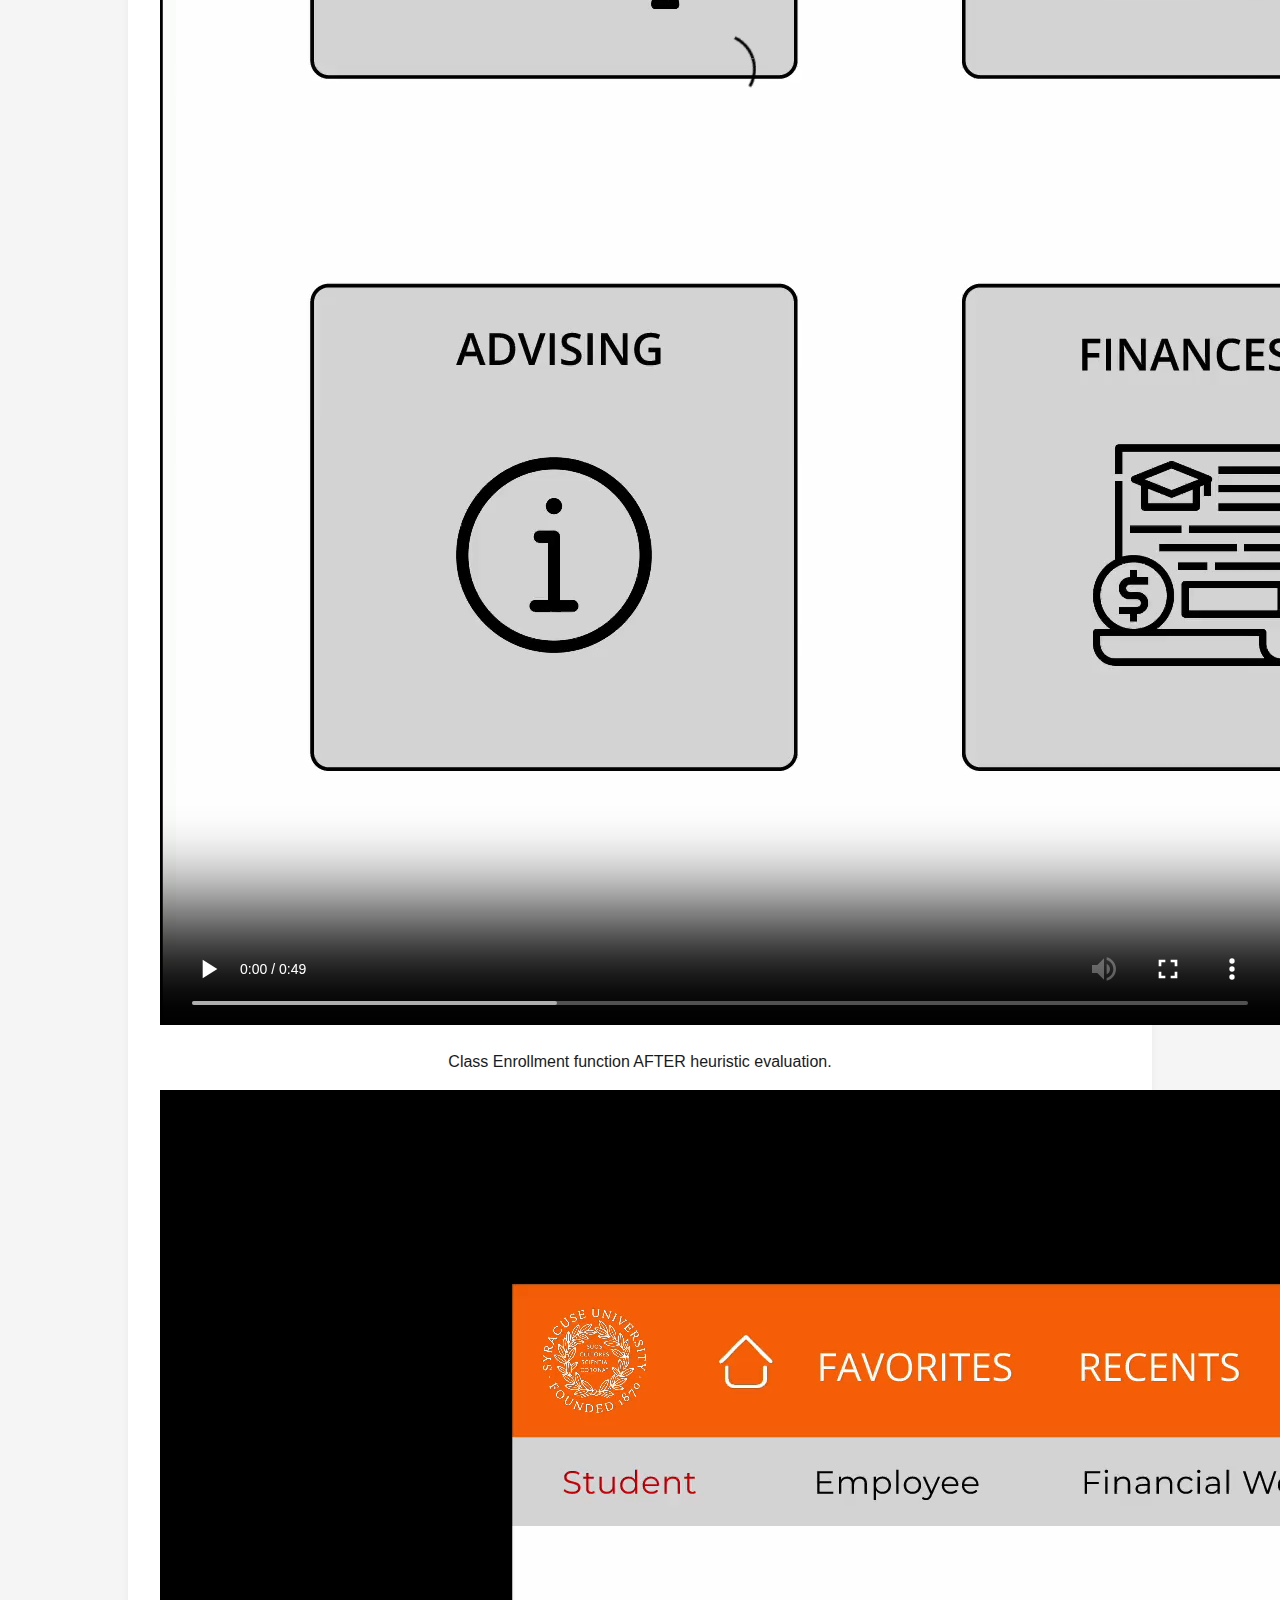
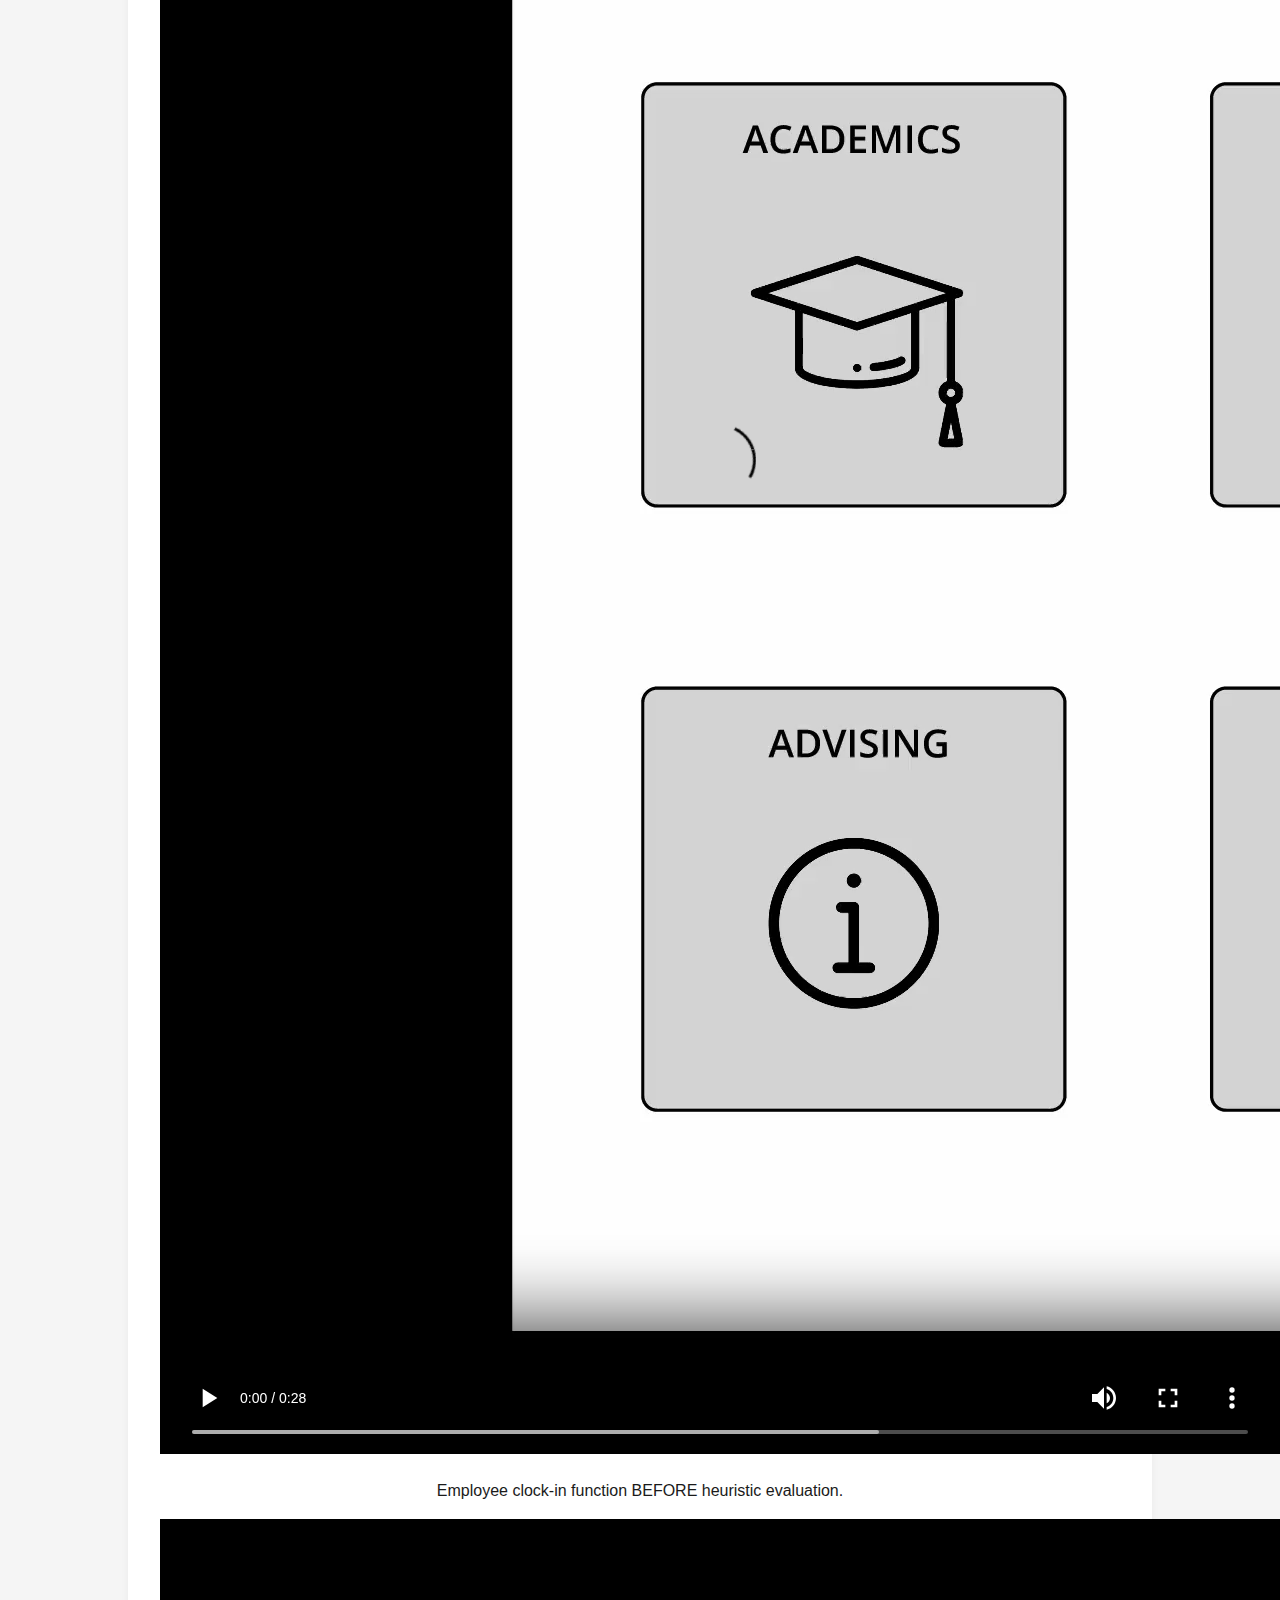
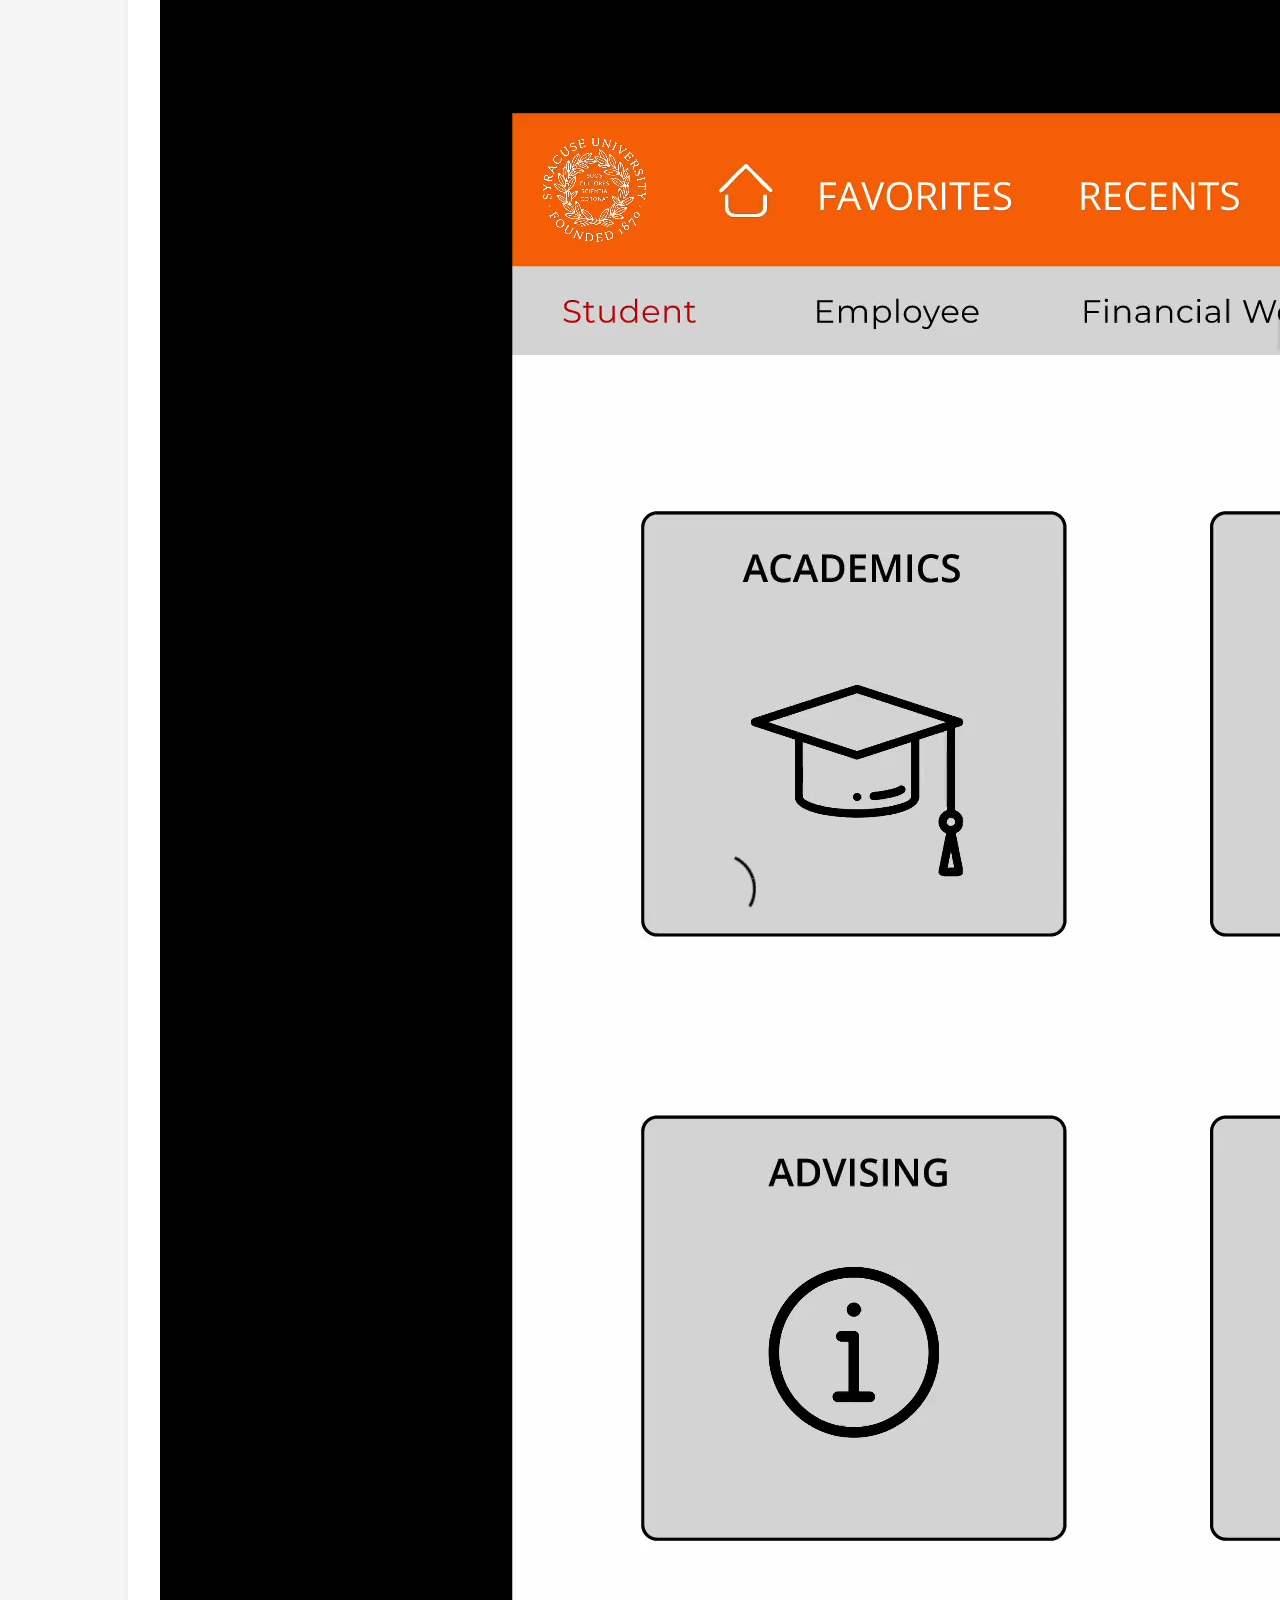
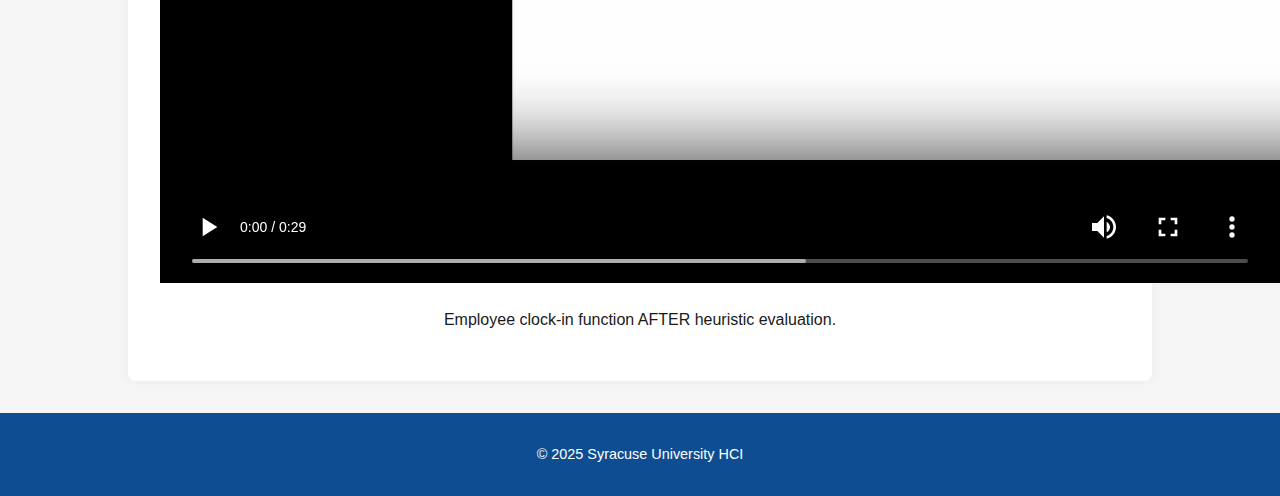
<file: prototyping.html>
<!DOCTYPE html>
<html lang="en">
<head>
  <meta charset="UTF-8">
  <meta name="viewport" content="width=device-width, initial-scale=1.0">
  <title>Prototyping</title>
  <link rel="stylesheet" href="style.css">
</head>
<body>
  <header>
    <h1>Prototyping</h1>
    <nav>
      <a href="index.html">Home</a>
      <a href="overview.html">Overview</a>
      <a href="design-process.html">Design Process</a>
      <a href="prototyping.html">Prototyping</a>
      <a href="heuristic-evaluation.html">Heuristic Evaluation</a>
      <a href="reflection.html">Reflection</a>
    </nav>
  </header>
  <main>
    <section>
      <h2>Building the prototype</h2>
      <p>We created our final prototype using Figma. The link to our interactive prototype can be found here: https://www.figma.com/proto/Lr3S3oNuPmkMCGfDDfyhMb/MySlice-Redesigned?node-id=5-2&p=f&t=kW3U3PIENvkNYPOJ-1&scaling=contain&content-scaling=fixed&page-id=0%3A1&starting-point-node-id=5%3A2</p>
      <div class="video-wrapper">
        <video controls class="responsive-video">
          <source src="videos/class pre.mp4" type="video/mp4">
          Your browser does not support the video tag.
        </video>
      </div>
      <p style="text-align: center;">Class Enrollment function BEFORE heuristic evaluation.</p>
      <div class="video-wrapper">
        <video controls class="responsive-video">
          <source src="videos/class post.mp4" type="video/mp4">
          Your browser does not support the video tag.
        </video>
      </div>
      <p style="text-align: center;">Class Enrollment function AFTER heuristic evaluation.</p>
      <div class="video-wrapper">
        <video controls class="responsive-video">
          <source src="videos/employee pre.mp4" type="video/mp4">
          Your browser does not support the video tag.
        </video>
      </div>
      <p style="text-align: center;">Employee clock-in function BEFORE heuristic evaluation.</p>
      <div class="video-wrapper">
        <video controls class="responsive-video">
          <source src="videos/employee post.mp4" type="video/mp4">
          Your browser does not support the video tag.
        </video>
      </div>
      <p style="text-align: center;">Employee clock-in function AFTER heuristic evaluation.</p>
    </section>
  </main>
  <footer>
    <p>&copy; 2025 Syracuse University HCI</p>
  </footer>
</body>
</html>
</file>
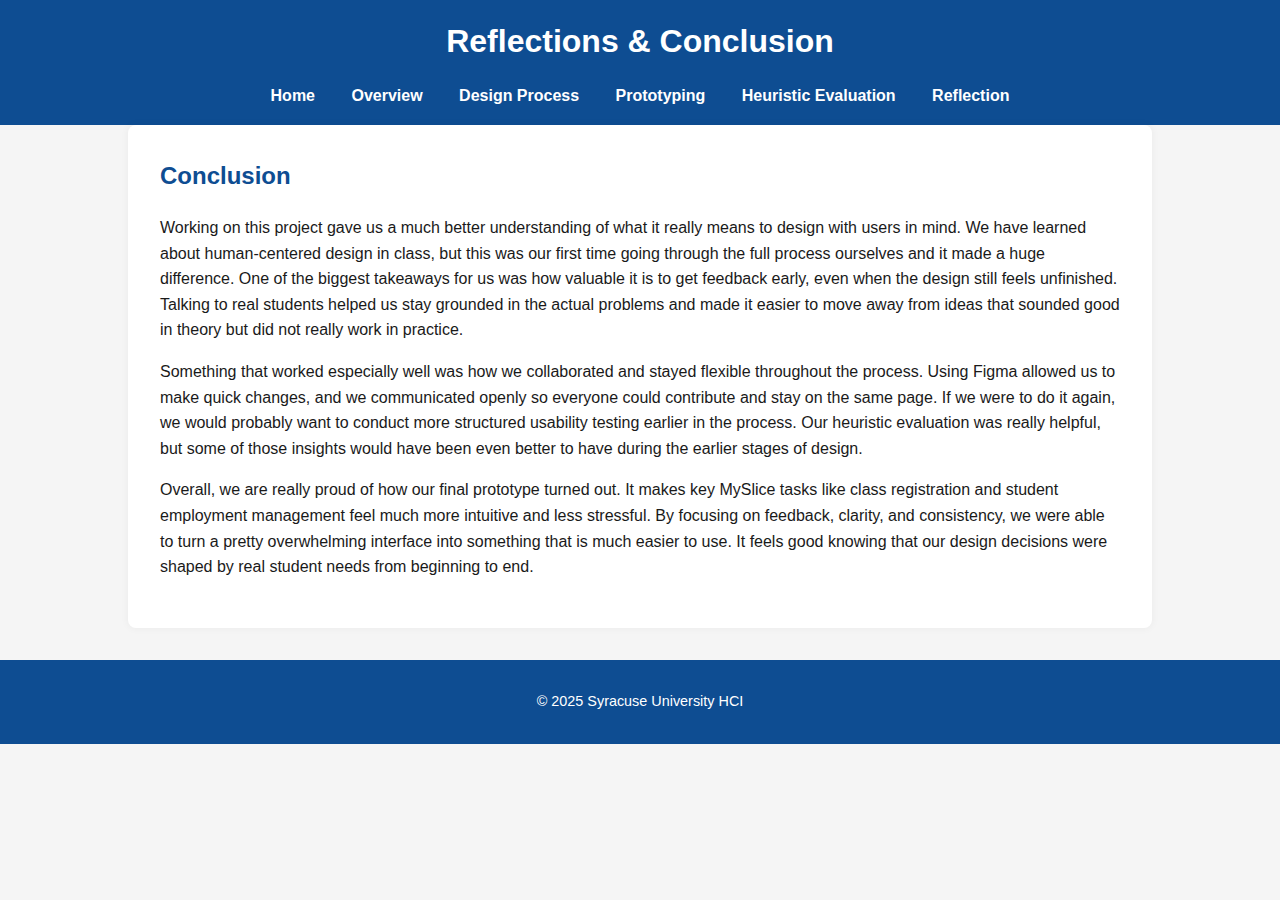
<file: reflection.html>
<!DOCTYPE html>
<html lang="en">
<head>
  <meta charset="UTF-8">
  <meta name="viewport" content="width=device-width, initial-scale=1.0">
  <title>Reflection</title>
  <link rel="stylesheet" href="style.css">
</head>
<body>
  <header>
    <h1>Reflections & Conclusion</h1>
    <nav>
      <a href="index.html">Home</a>
      <a href="overview.html">Overview</a>
      <a href="design-process.html">Design Process</a>
      <a href="prototyping.html">Prototyping</a>
      <a href="heuristic-evaluation.html">Heuristic Evaluation</a>
      <a href="reflection.html">Reflection</a>
    </nav>
  </header>
  <main>
    <section>
        <h2>Conclusion</h2>

        <p>Working on this project gave us a much better understanding of what it really means to design with users in mind. We have learned about human-centered design in class, but this was our first time going through the full process ourselves and it made a huge difference. One of the biggest takeaways for us was how valuable it is to get feedback early, even when the design still feels unfinished. Talking to real students helped us stay grounded in the actual problems and made it easier to move away from ideas that sounded good in theory but did not really work in practice.</p>
    
        <p>Something that worked especially well was how we collaborated and stayed flexible throughout the process. Using Figma allowed us to make quick changes, and we communicated openly so everyone could contribute and stay on the same page. If we were to do it again, we would probably want to conduct more structured usability testing earlier in the process. Our heuristic evaluation was really helpful, but some of those insights would have been even better to have during the earlier stages of design.</p>
    
        <p>Overall, we are really proud of how our final prototype turned out. It makes key MySlice tasks like class registration and student employment management feel much more intuitive and less stressful. By focusing on feedback, clarity, and consistency, we were able to turn a pretty overwhelming interface into something that is much easier to use. It feels good knowing that our design decisions were shaped by real student needs from beginning to end.</p>
    </section>
  </main>
  <footer>
    <p>&copy; 2025 Syracuse University HCI</p>
  </footer>
</body>
</html>
</file>
<file: style.css>
/* style.css */

:root {
    --orange: #D44500;
    --navy: #0E4D92;
    --white: #ffffff;
    --light-gray: #f5f5f5;
    --text-dark: #1a1a1a;
    --font: 'Helvetica Neue', Helvetica, Arial, sans-serif;
  }

  html, body {
    max-width: 100%;
    overflow-x: hidden;
  }
  
  body {
    margin: 0;
    font-family: var(--font);
    background-color: var(--light-gray);
    color: var(--text-dark);
    line-height: 1.6;
  }
  
  header {
    background-color: var(--navy);
    color: var(--white);
    padding: 1rem 2rem;
    text-align: center;
  }
  
  header h1 {
    margin: 0;
    font-size: 2rem;
  }
  
  nav {
    margin-top: 1rem;
  }
  
  nav a {
    color: var(--white);
    text-decoration: none;
    margin: 0 1rem;
    font-weight: bold;
    transition: color 0.3s ease;
  }
  
  nav a:hover {
    color: var(--orange);
  }
  
  main {
    padding: 2rem;
    max-width: 960px;
    margin: 0 auto;
    background-color: var(--white);
    box-shadow: 0 0 8px rgba(0, 0, 0, 0.05);
    border-radius: 8px;
  }
  
  section h2 {
    color: var(--navy);
    margin-top: 0;
  }
  
  footer {
    text-align: center;
    padding: 1rem;
    background-color: var(--navy);
    color: var(--white);
    font-size: 0.9rem;
    margin-top: 2rem;
  }
  
  ul {
    padding-left: 1.25rem;
  }
  
  ul li {
    margin-bottom: 0.5rem;
  }
  
  a {
    color: var(--navy);
  }
  
  a:hover {
    color: var(--orange);
  }
  
  @media (max-width: 768px) {
    nav {
      display: flex;
      flex-wrap: wrap;
      justify-content: center;
    }
  
    nav a {
      margin: 0.5rem;
    }
  
    main {
      padding: 1rem;
    }

    .responsive-img {
        max-width: 100%;
        width: 100%;
        height: auto;
        display: block;
        margin: 2rem auto;
        border-radius: 8px;
        box-shadow: 0 0 8px rgba(0, 0, 0, 0.08);
      }
      
      .img-wrapper {
        max-width: 800px;
        margin: 0 auto;
        padding: 0 1rem;
      }
      
  }
</file>
